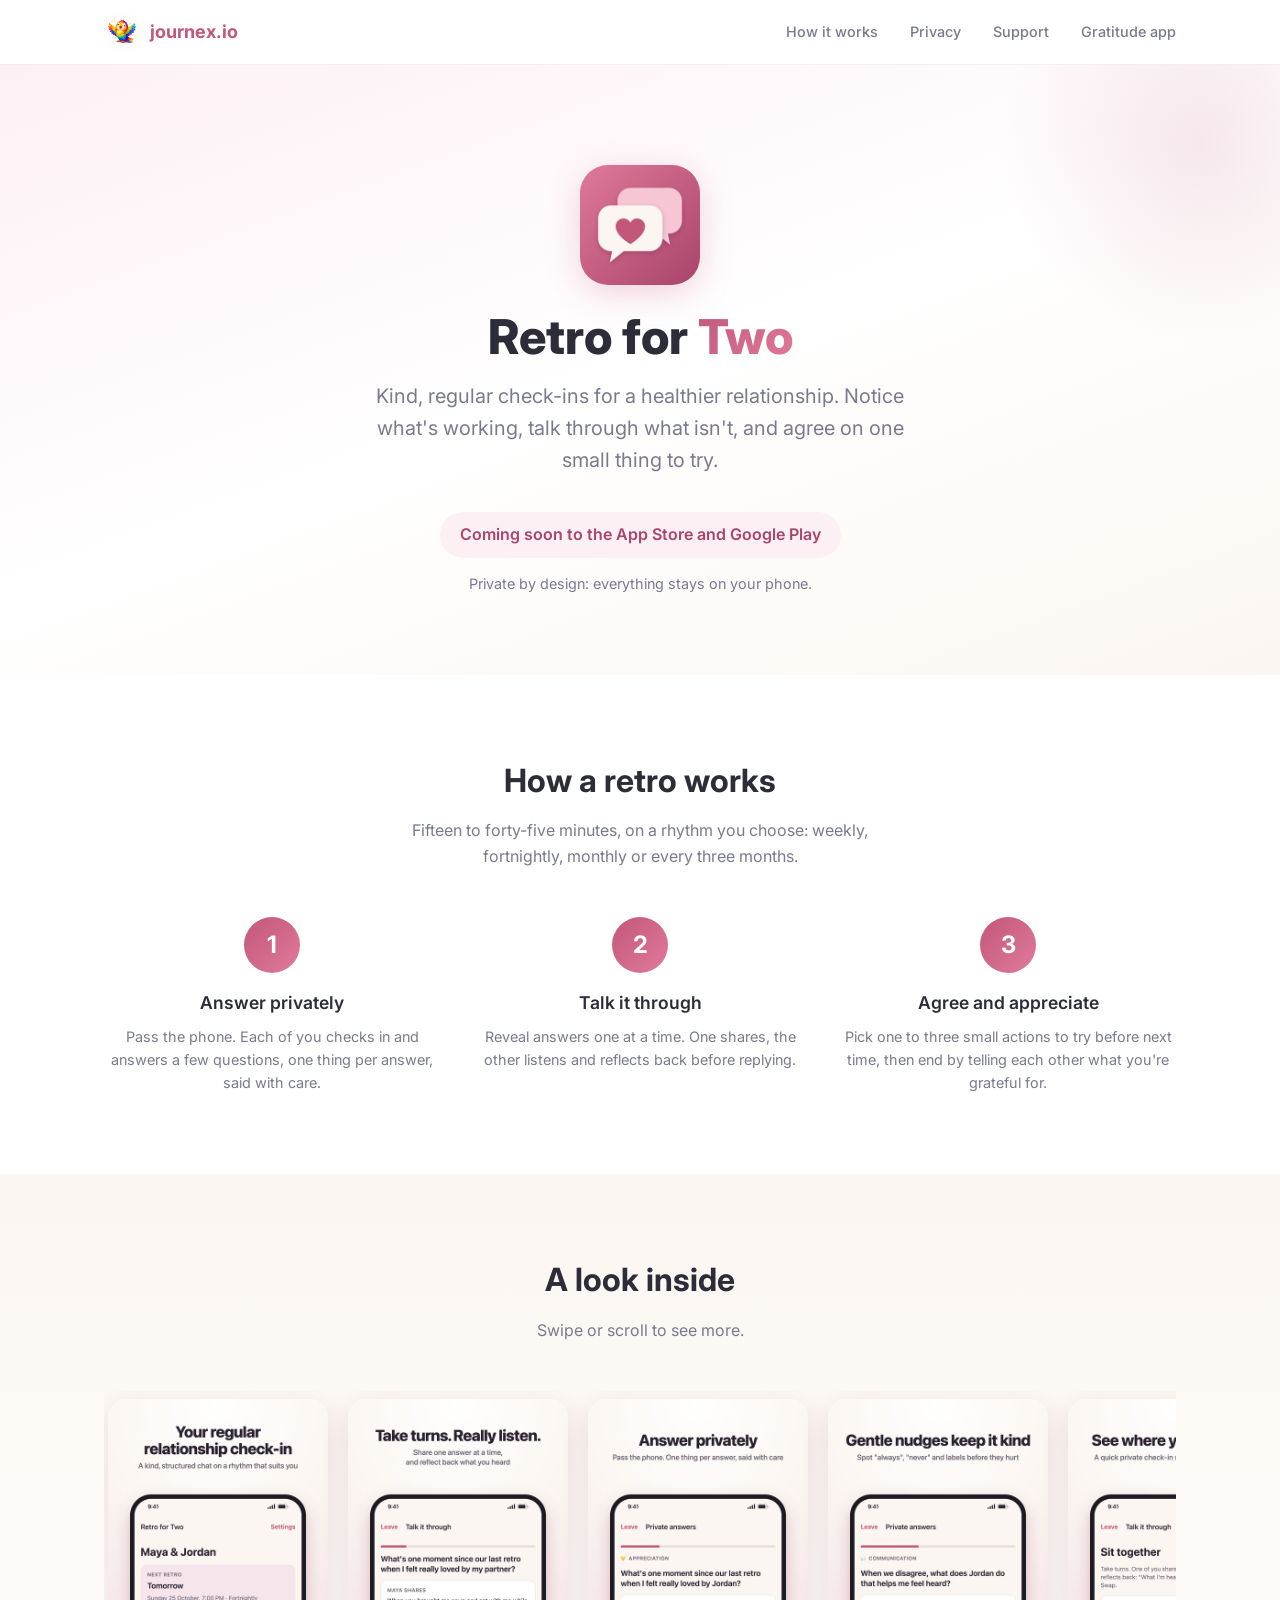
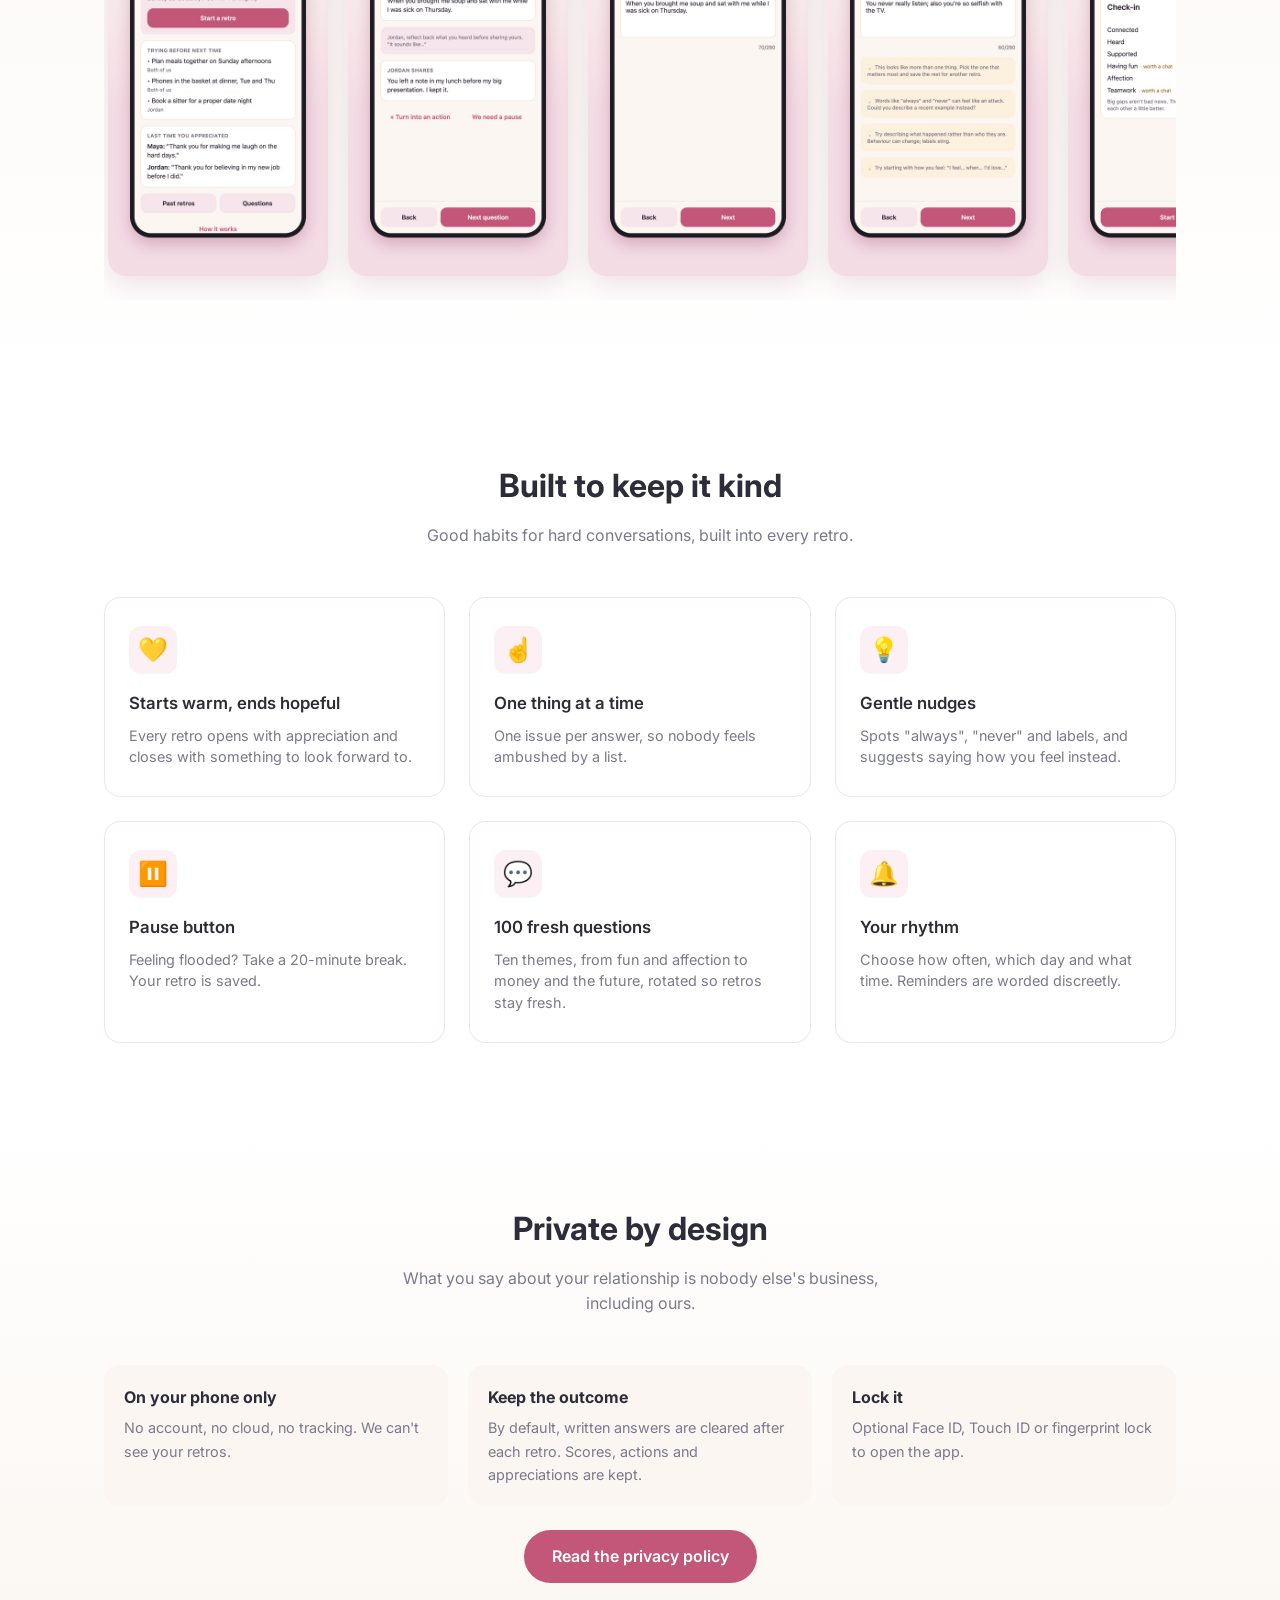
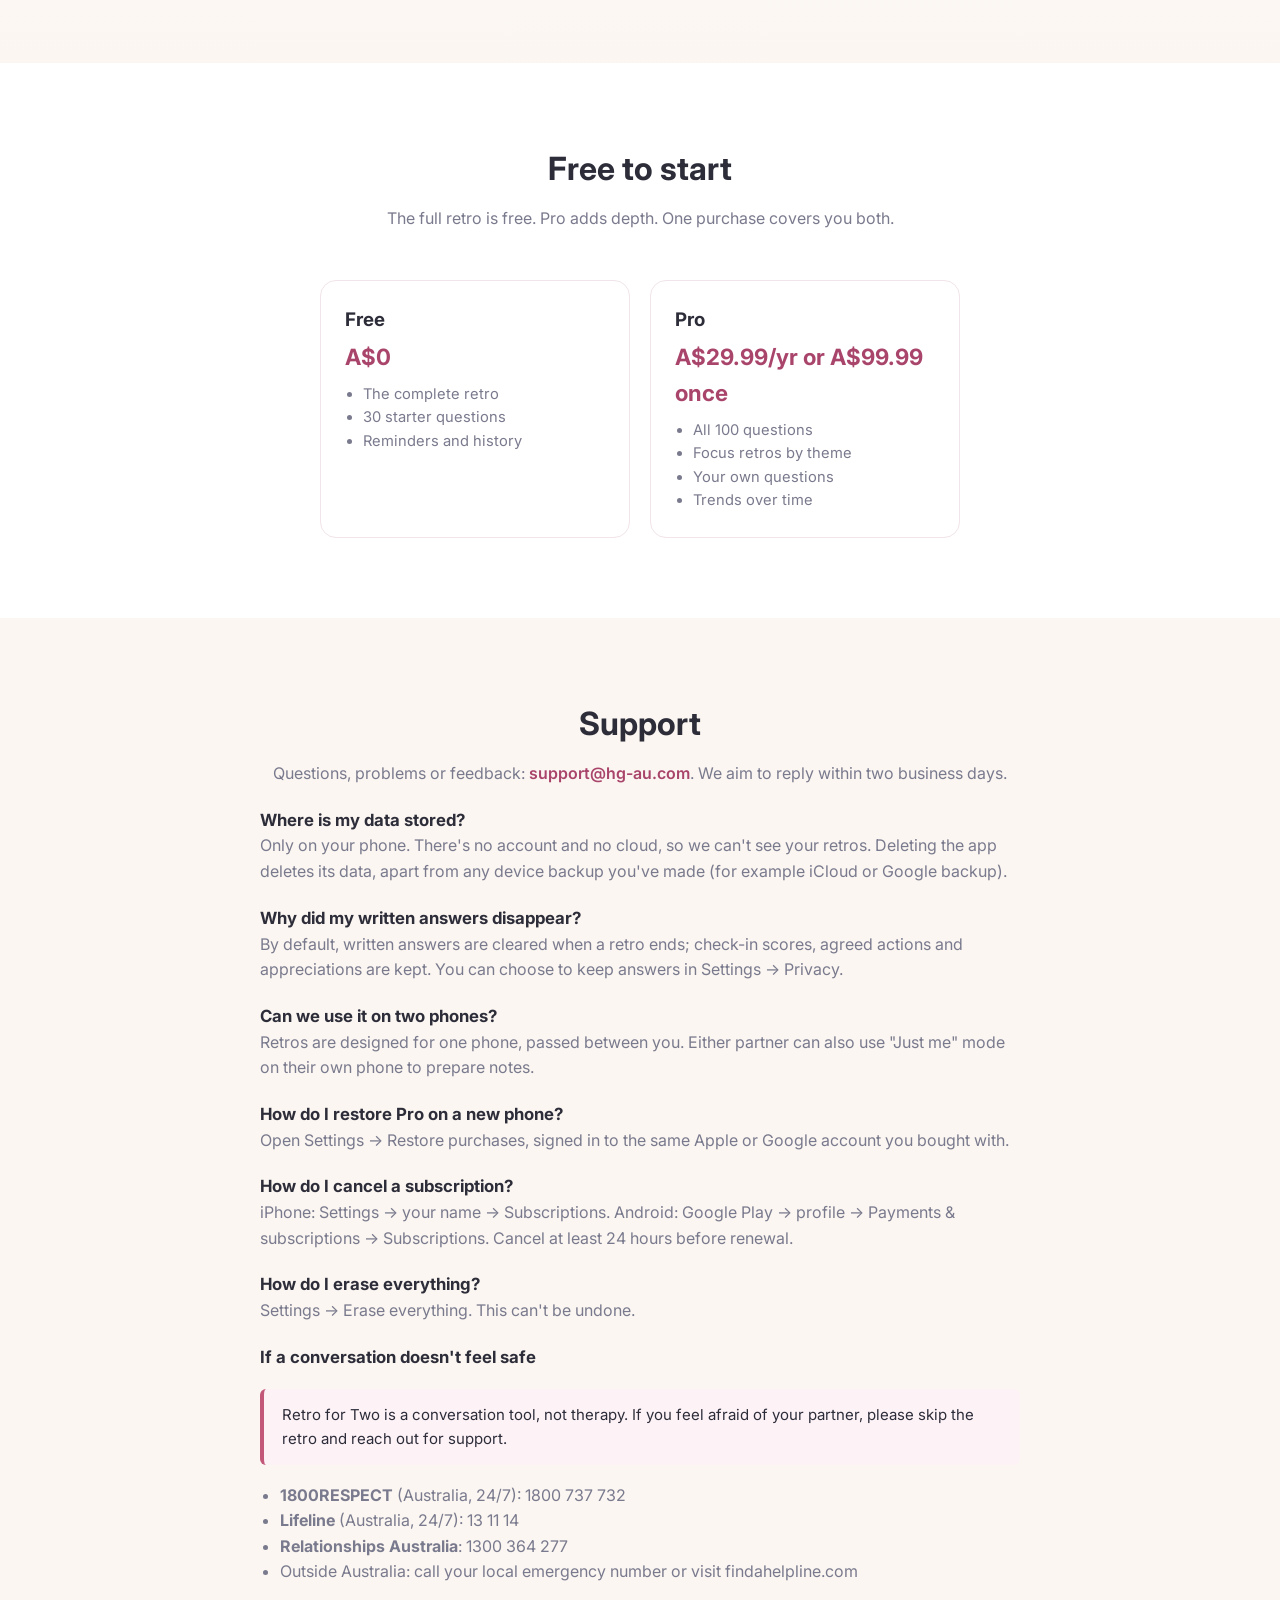
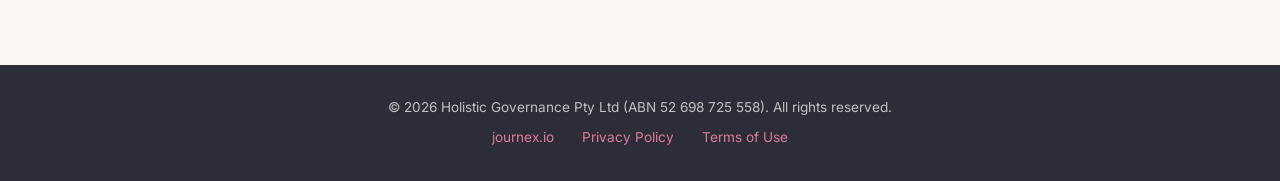
<file: retro-for-two/index.html>
<!DOCTYPE html>
<html lang="en">
<head>
  <meta charset="UTF-8">
  <meta name="viewport" content="width=device-width, initial-scale=1.0">
  <title>Retro for Two: kind, regular check-ins for couples</title>
  <meta name="description" content="Retro for Two is a couple retrospective app. Answer a few questions privately, talk them through together, agree on small actions and end on appreciation. Everything stays on your phone.">
  <link rel="canonical" href="https://journex.io/retro-for-two/">
  <meta property="og:title" content="Retro for Two">
  <meta property="og:description" content="Kind, regular check-ins for a healthier relationship. Private by design.">
  <meta property="og:image" content="https://journex.io/retro-for-two/icon.png">
  <meta property="og:url" content="https://journex.io/retro-for-two/">
  <link rel="icon" href="icon.png">
  <link rel="preconnect" href="https://fonts.googleapis.com">
  <link rel="preconnect" href="https://fonts.gstatic.com" crossorigin>
  <link href="https://fonts.googleapis.com/css2?family=Inter:wght@400;500;600;700;800&display=swap" rel="stylesheet">
  <link rel="stylesheet" href="../style.css">
  <script type="application/ld+json">
  {
    "@context": "https://schema.org",
    "@type": "SoftwareApplication",
    "name": "Retro for Two",
    "operatingSystem": "iOS, Android",
    "applicationCategory": "LifestyleApplication",
    "description": "A couple retrospective app: private answers, a guided conversation, small agreed actions and appreciation, on a rhythm you choose.",
    "publisher": { "@type": "Organization", "name": "Holistic Governance Pty Ltd" }
  }
  </script>
  <style>
    /* Retro for Two uses its own rose palette on top of the shared journex.io styles. */
    :root { --primary: #C2577A; --primary-light: #E07A9B; --primary-dark: #A9446A; }
    .hero { background: linear-gradient(160deg, #fdf0f4 0%, #fff 50%, #fbf6f1 100%); }
    .hero::before { background: radial-gradient(circle, rgba(194, 87, 122, 0.14) 0%, transparent 70%); }
    .hero-logo { box-shadow: 0 8px 32px rgba(194, 87, 122, 0.25); }
    .soon { display: inline-block; margin-top: 4px; padding: 10px 20px; border-radius: var(--radius-pill); background: #fdf0f4; color: var(--primary-dark); font-weight: 600; }
    .hero-note { margin-top: 14px; font-size: 0.9rem; color: var(--text-secondary); }
    .rft-features .feature-card { background: #fff; border: 1px solid #f1e4ea; }
    .rft-features .feature-icon { background: #fdf0f4; }
    /* Swipeable, not auto-scrolling: easier to read and kinder to motion-sensitive visitors. */
    .shots { display: flex; gap: 20px; overflow-x: auto; scroll-snap-type: x mandatory; padding: 8px 4px 24px; -webkit-overflow-scrolling: touch; }
    .shots img { flex: 0 0 220px; width: 220px; border-radius: 18px; scroll-snap-align: center; box-shadow: 0 8px 28px rgba(120, 40, 70, 0.14); }
    .privacy-points { display: grid; grid-template-columns: repeat(3, 1fr); gap: 20px; margin-top: 24px; text-align: left; }
    .privacy-points div { background: #fbf6f1; border-radius: var(--radius-card); padding: 20px; }
    .privacy-points h3 { font-size: 1rem; margin-bottom: 6px; }
    .privacy-points p { font-size: 0.9rem; color: var(--text-secondary); }
    .pricing { display: grid; grid-template-columns: repeat(2, 1fr); gap: 20px; max-width: 640px; margin: 24px auto 0; }
    .pricing div { border: 1px solid #f1e4ea; border-radius: var(--radius-card); padding: 24px; }
    .pricing h3 { margin-bottom: 4px; }
    .pricing .price { font-size: 1.4rem; font-weight: 700; color: var(--primary-dark); margin-bottom: 8px; }
    .pricing ul { padding-left: 18px; color: var(--text-secondary); font-size: 0.92rem; }
    .support { max-width: 760px; margin: 0 auto; }
    .support h3 { margin-top: 20px; font-size: 1.05rem; }
    .support p, .support li { color: var(--text-secondary); }
    .support ul { padding-left: 20px; margin-top: 8px; }
    .policy-callout { background: #fdf2f6; border-left: 4px solid var(--primary); padding: 14px 18px; margin: 18px 0; border-radius: 6px; font-size: 15px; color: var(--text); }
    @media (max-width: 680px) {
      .privacy-points, .pricing { grid-template-columns: 1fr; }
      .shots img { flex-basis: 190px; width: 190px; }
    }
  </style>
</head>
<body>

<nav class="nav">
  <div class="container">
    <a href="../index.html" class="nav-brand"><img src="../logo.png" alt="journex.io logo" class="nav-logo">journex.io</a>
    <button class="nav-toggle" aria-label="Toggle menu" onclick="document.querySelector('.nav-links').classList.toggle('open')">
      <span></span><span></span><span></span>
    </button>
    <ul class="nav-links">
      <li><a href="#how-it-works">How it works</a></li>
      <li><a href="#privacy">Privacy</a></li>
      <li><a href="#support">Support</a></li>
      <li><a href="../index.html">Gratitude app</a></li>
    </ul>
  </div>
</nav>

<header class="hero">
  <div class="container">
    <img src="icon.png" alt="Retro for Two app icon" class="hero-logo">
    <h1>Retro for <span>Two</span></h1>
    <p class="hero-tagline">Kind, regular check-ins for a healthier relationship. Notice what's working, talk through what isn't, and agree on one small thing to try.</p>
    <div class="hero-actions">
      <span class="soon">Coming soon to the App Store and Google Play</span>
    </div>
    <p class="hero-note">Private by design: everything stays on your phone.</p>
  </div>
</header>

<section id="how-it-works" style="background:#fff;">
  <div class="container">
    <h2 class="section-title">How a retro works</h2>
    <p class="section-subtitle">Fifteen to forty-five minutes, on a rhythm you choose: weekly, fortnightly, monthly or every three months.</p>
    <div class="steps">
      <div class="step">
        <div class="step-number">1</div>
        <h3>Answer privately</h3>
        <p>Pass the phone. Each of you checks in and answers a few questions, one thing per answer, said with care.</p>
      </div>
      <div class="step">
        <div class="step-number">2</div>
        <h3>Talk it through</h3>
        <p>Reveal answers one at a time. One shares, the other listens and reflects back before replying.</p>
      </div>
      <div class="step">
        <div class="step-number">3</div>
        <h3>Agree and appreciate</h3>
        <p>Pick one to three small actions to try before next time, then end by telling each other what you're grateful for.</p>
      </div>
    </div>
  </div>
</section>

<section id="screenshots" style="background: linear-gradient(180deg, #fbf6f1 0%, #fff 100%);">
  <div class="container">
    <h2 class="section-title">A look inside</h2>
    <p class="section-subtitle">Swipe or scroll to see more.</p>
    <div class="shots" tabindex="0" aria-label="App screenshots">
      <img src="shot-01-home.jpg" alt="Home screen showing the next retro, actions to try and last appreciations" loading="lazy">
      <img src="shot-02-talk.jpg" alt="Talk it through: both partners' answers revealed one at a time" loading="lazy">
      <img src="shot-03-private.jpg" alt="Answering a question privately" loading="lazy">
      <img src="shot-04-nudge.jpg" alt="Gentle nudges suggesting kinder wording" loading="lazy">
      <img src="shot-05-checkin.jpg" alt="Check-in scores side by side, with gaps marked worth a chat" loading="lazy">
      <img src="shot-06-agree.jpg" alt="Agreeing on small actions" loading="lazy">
      <img src="shot-07-trends.jpg" alt="Trends over past retros" loading="lazy">
    </div>
  </div>
</section>

<section id="features" class="rft-features" style="background:#fff;">
  <div class="container">
    <h2 class="section-title">Built to keep it kind</h2>
    <p class="section-subtitle">Good habits for hard conversations, built into every retro.</p>
    <div class="features-grid">
      <div class="feature-card">
        <div class="feature-icon">&#x1F49B;</div>
        <h3>Starts warm, ends hopeful</h3>
        <p>Every retro opens with appreciation and closes with something to look forward to.</p>
      </div>
      <div class="feature-card">
        <div class="feature-icon">&#x261D;&#xFE0F;</div>
        <h3>One thing at a time</h3>
        <p>One issue per answer, so nobody feels ambushed by a list.</p>
      </div>
      <div class="feature-card">
        <div class="feature-icon">&#x1F4A1;</div>
        <h3>Gentle nudges</h3>
        <p>Spots "always", "never" and labels, and suggests saying how you feel instead.</p>
      </div>
      <div class="feature-card">
        <div class="feature-icon">&#x23F8;&#xFE0F;</div>
        <h3>Pause button</h3>
        <p>Feeling flooded? Take a 20-minute break. Your retro is saved.</p>
      </div>
      <div class="feature-card">
        <div class="feature-icon">&#x1F4AC;</div>
        <h3>100 fresh questions</h3>
        <p>Ten themes, from fun and affection to money and the future, rotated so retros stay fresh.</p>
      </div>
      <div class="feature-card">
        <div class="feature-icon">&#x1F514;</div>
        <h3>Your rhythm</h3>
        <p>Choose how often, which day and what time. Reminders are worded discreetly.</p>
      </div>
    </div>
  </div>
</section>

<section id="privacy" style="background: linear-gradient(180deg, #fff 0%, #fbf6f1 100%);">
  <div class="container">
    <h2 class="section-title">Private by design</h2>
    <p class="section-subtitle">What you say about your relationship is nobody else's business, including ours.</p>
    <div class="privacy-points">
      <div><h3>On your phone only</h3><p>No account, no cloud, no tracking. We can't see your retros.</p></div>
      <div><h3>Keep the outcome</h3><p>By default, written answers are cleared after each retro. Scores, actions and appreciations are kept.</p></div>
      <div><h3>Lock it</h3><p>Optional Face ID, Touch ID or fingerprint lock to open the app.</p></div>
    </div>
    <p style="text-align:center; margin-top:24px;"><a href="privacy.html" class="btn-primary">Read the privacy policy</a></p>
  </div>
</section>

<section id="pricing" style="background:#fff;">
  <div class="container">
    <h2 class="section-title">Free to start</h2>
    <p class="section-subtitle">The full retro is free. Pro adds depth. One purchase covers you both.</p>
    <div class="pricing">
      <div>
        <h3>Free</h3>
        <p class="price">A$0</p>
        <ul><li>The complete retro</li><li>30 starter questions</li><li>Reminders and history</li></ul>
      </div>
      <div>
        <h3>Pro</h3>
        <p class="price">A$29.99/yr or A$99.99 once</p>
        <ul><li>All 100 questions</li><li>Focus retros by theme</li><li>Your own questions</li><li>Trends over time</li></ul>
      </div>
    </div>
  </div>
</section>

<section id="support" style="background:#fbf6f1;">
  <div class="container">
    <div class="support">
      <h2 class="section-title">Support</h2>
      <p style="text-align:center;">Questions, problems or feedback: <a href="mailto:support@hg-au.com" style="color:var(--primary-dark); font-weight:600;">support@hg-au.com</a>. We aim to reply within two business days.</p>

      <h3>Where is my data stored?</h3>
      <p>Only on your phone. There's no account and no cloud, so we can't see your retros. Deleting the app deletes its data, apart from any device backup you've made (for example iCloud or Google backup).</p>
      <h3>Why did my written answers disappear?</h3>
      <p>By default, written answers are cleared when a retro ends; check-in scores, agreed actions and appreciations are kept. You can choose to keep answers in Settings &rarr; Privacy.</p>
      <h3>Can we use it on two phones?</h3>
      <p>Retros are designed for one phone, passed between you. Either partner can also use "Just me" mode on their own phone to prepare notes.</p>
      <h3>How do I restore Pro on a new phone?</h3>
      <p>Open Settings &rarr; Restore purchases, signed in to the same Apple or Google account you bought with.</p>
      <h3>How do I cancel a subscription?</h3>
      <p>iPhone: Settings &rarr; your name &rarr; Subscriptions. Android: Google Play &rarr; profile &rarr; Payments &amp; subscriptions &rarr; Subscriptions. Cancel at least 24 hours before renewal.</p>
      <h3>How do I erase everything?</h3>
      <p>Settings &rarr; Erase everything. This can't be undone.</p>

      <h3>If a conversation doesn't feel safe</h3>
      <div class="policy-callout">Retro for Two is a conversation tool, not therapy. If you feel afraid of your partner, please skip the retro and reach out for support.</div>
      <ul>
        <li><strong>1800RESPECT</strong> (Australia, 24/7): <a href="tel:1800737732">1800 737 732</a></li>
        <li><strong>Lifeline</strong> (Australia, 24/7): <a href="tel:131114">13 11 14</a></li>
        <li><strong>Relationships Australia</strong>: <a href="tel:1300364277">1300 364 277</a></li>
        <li>Outside Australia: call your local emergency number or visit <a href="https://findahelpline.com" target="_blank" rel="noopener">findahelpline.com</a></li>
      </ul>
    </div>
  </div>
</section>

<footer class="footer">
  <div class="container">
    <p>&copy; 2026 Holistic Governance Pty Ltd (ABN 52 698 725 558). All rights reserved.</p>
    <div class="footer-links">
      <a href="../index.html">journex.io</a>
      <a href="privacy.html">Privacy Policy</a>
      <a href="terms.html">Terms of Use</a>
    </div>
  </div>
</footer>

</body>
</html>
</file>
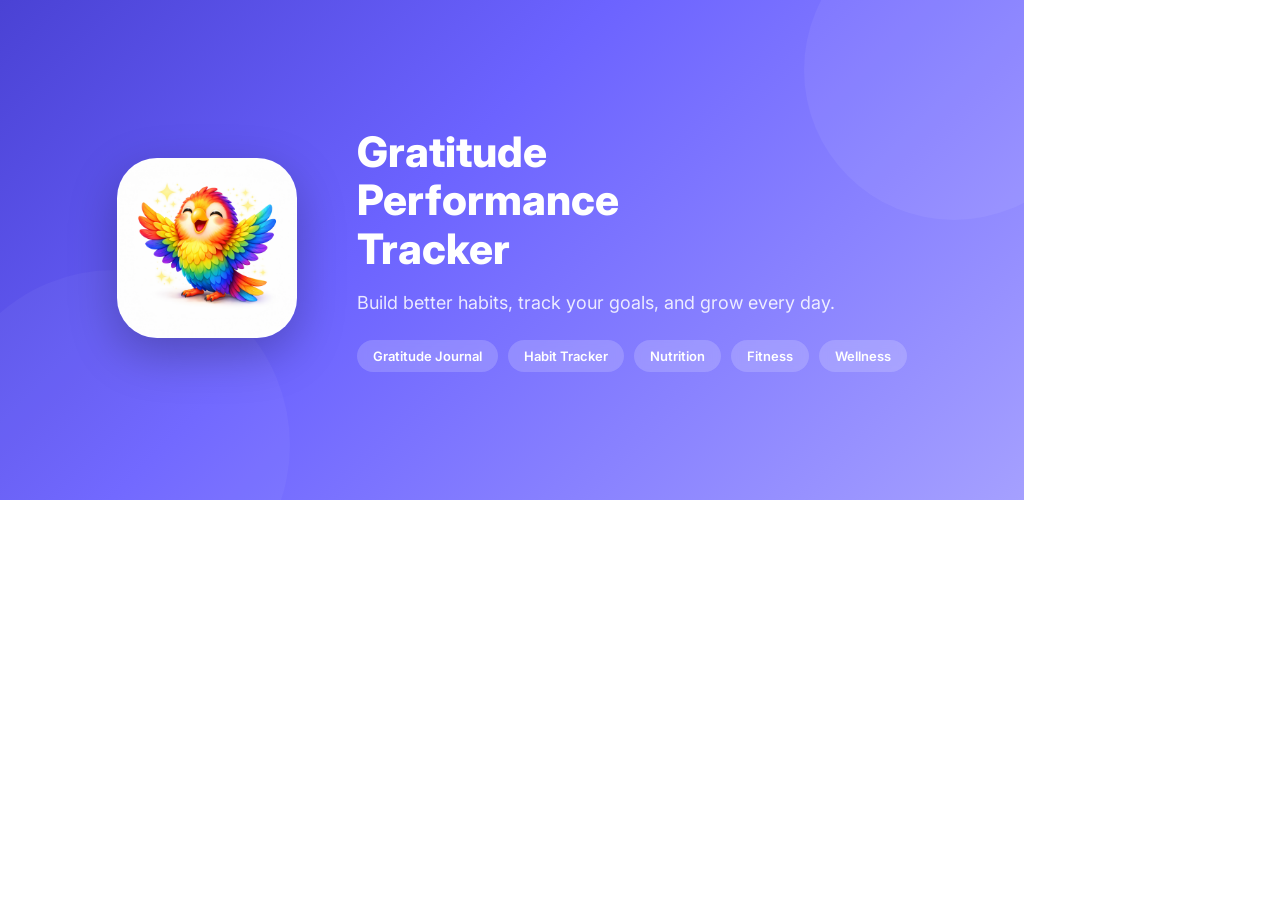
<file: feature-graphic.html>
<!DOCTYPE html>
<html lang="en">
<head>
  <meta charset="UTF-8">
  <meta name="viewport" content="width=1024">
  <title>Feature Graphic</title>
  <link rel="preconnect" href="https://fonts.googleapis.com">
  <link rel="preconnect" href="https://fonts.gstatic.com" crossorigin>
  <link href="https://fonts.googleapis.com/css2?family=Inter:wght@400;600;700;800&display=swap" rel="stylesheet">
  <style>
    * { margin: 0; padding: 0; box-sizing: border-box; }

    .graphic {
      width: 1024px;
      height: 500px;
      background: linear-gradient(135deg, #4A42D4 0%, #6C63FF 40%, #A5A0FF 100%);
      display: flex;
      align-items: center;
      justify-content: center;
      gap: 60px;
      padding: 0 80px;
      font-family: 'Inter', sans-serif;
      position: relative;
      overflow: hidden;
    }

    /* Decorative circles */
    .graphic::before {
      content: '';
      position: absolute;
      top: -80px;
      right: -80px;
      width: 300px;
      height: 300px;
      border-radius: 50%;
      background: rgba(255, 255, 255, 0.06);
    }

    .graphic::after {
      content: '';
      position: absolute;
      bottom: -120px;
      left: -60px;
      width: 350px;
      height: 350px;
      border-radius: 50%;
      background: rgba(255, 255, 255, 0.04);
    }

    .left {
      flex-shrink: 0;
      z-index: 1;
    }

    .logo {
      width: 180px;
      height: 180px;
      border-radius: 40px;
      box-shadow: 0 16px 48px rgba(0, 0, 0, 0.25);
    }

    .right {
      z-index: 1;
    }

    .right h1 {
      font-size: 42px;
      font-weight: 800;
      color: #fff;
      line-height: 1.15;
      margin-bottom: 16px;
    }

    .right p {
      font-size: 18px;
      color: rgba(255, 255, 255, 0.85);
      line-height: 1.5;
      max-width: 480px;
    }

    .tags {
      display: flex;
      gap: 10px;
      flex-wrap: wrap;
      margin-top: 24px;
    }

    .tag {
      background: rgba(255, 255, 255, 0.18);
      color: #fff;
      padding: 8px 16px;
      border-radius: 9999px;
      font-size: 13px;
      font-weight: 600;
      backdrop-filter: blur(4px);
    }
  </style>
</head>
<body>
  <div class="graphic">
    <div class="left">
      <img src="logo.png" alt="Logo" class="logo">
    </div>
    <div class="right">
      <h1>Gratitude<br>Performance<br>Tracker</h1>
      <p>Build better habits, track your goals, and grow every day.</p>
      <div class="tags">
        <span class="tag">Gratitude Journal</span>
        <span class="tag">Habit Tracker</span>
        <span class="tag">Nutrition</span>
        <span class="tag">Fitness</span>
        <span class="tag">Wellness</span>
      </div>
    </div>
  </div>
</body>
</html>
</file>
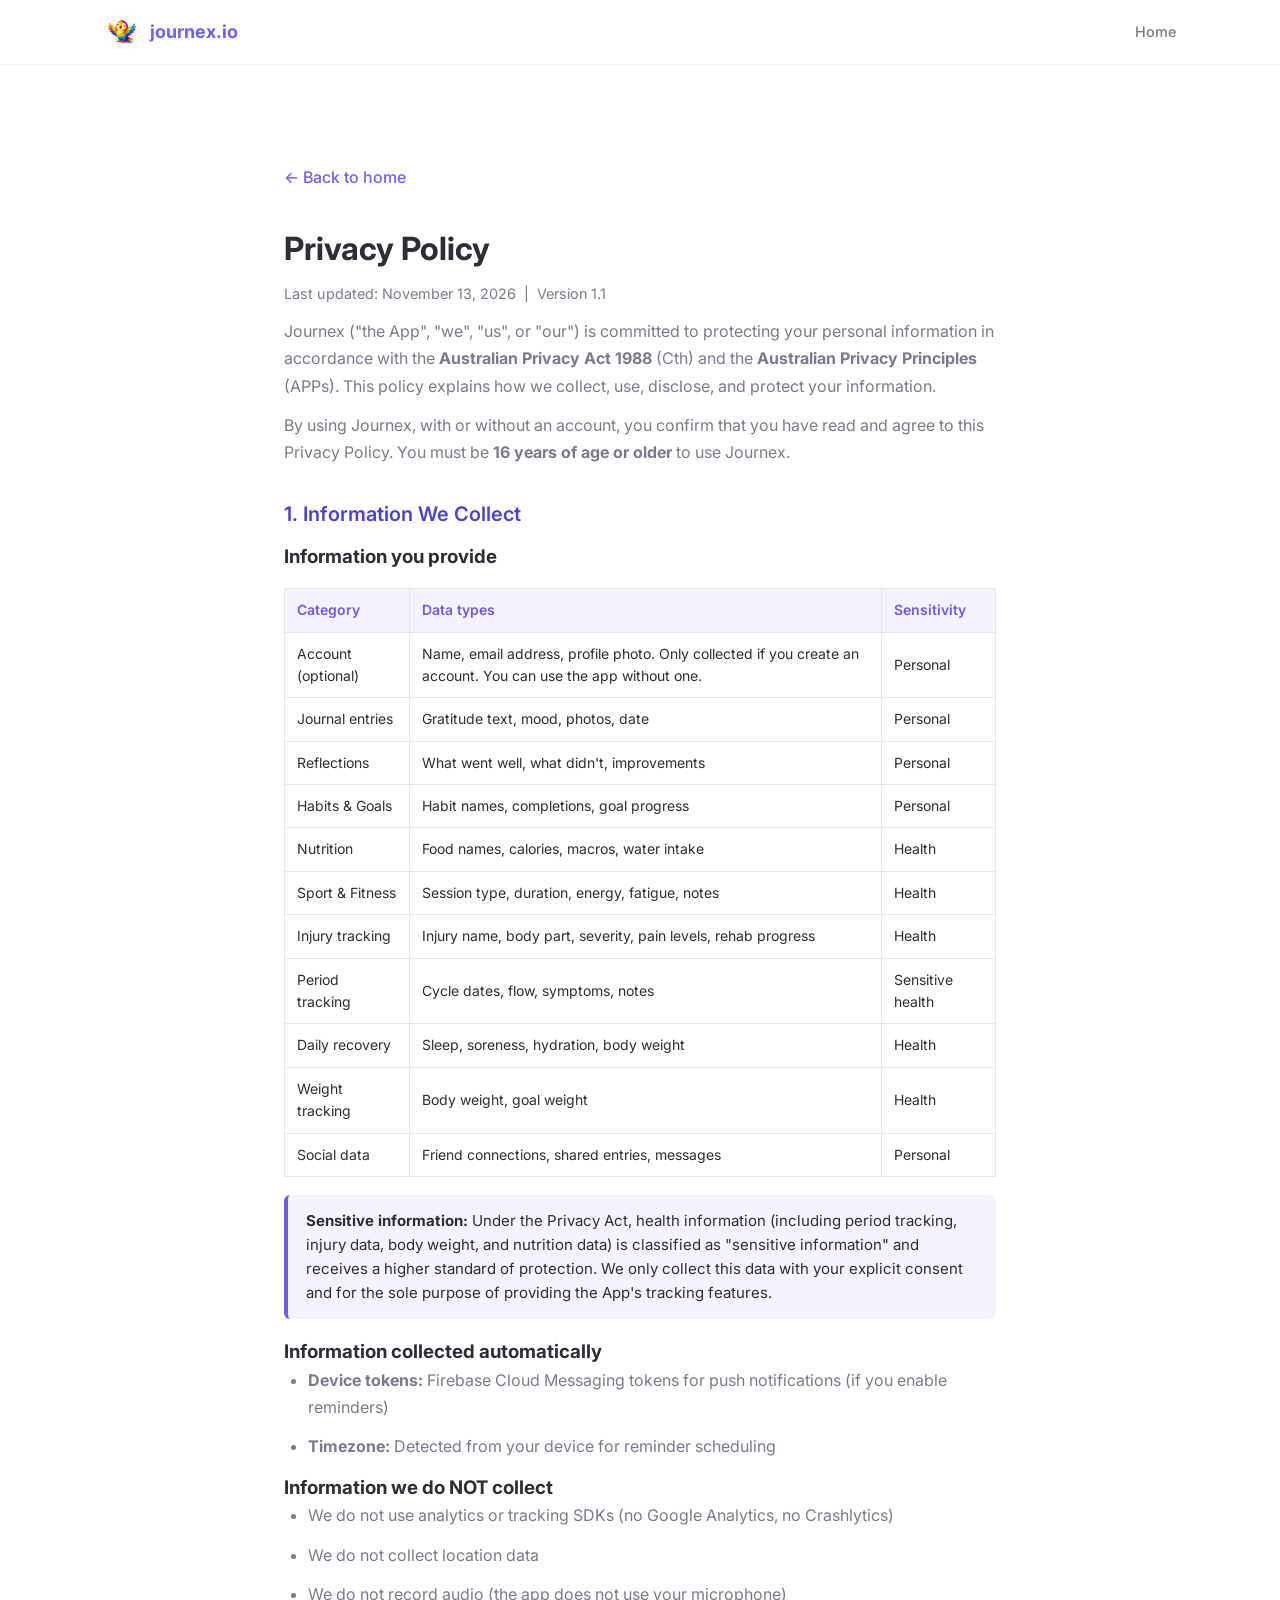
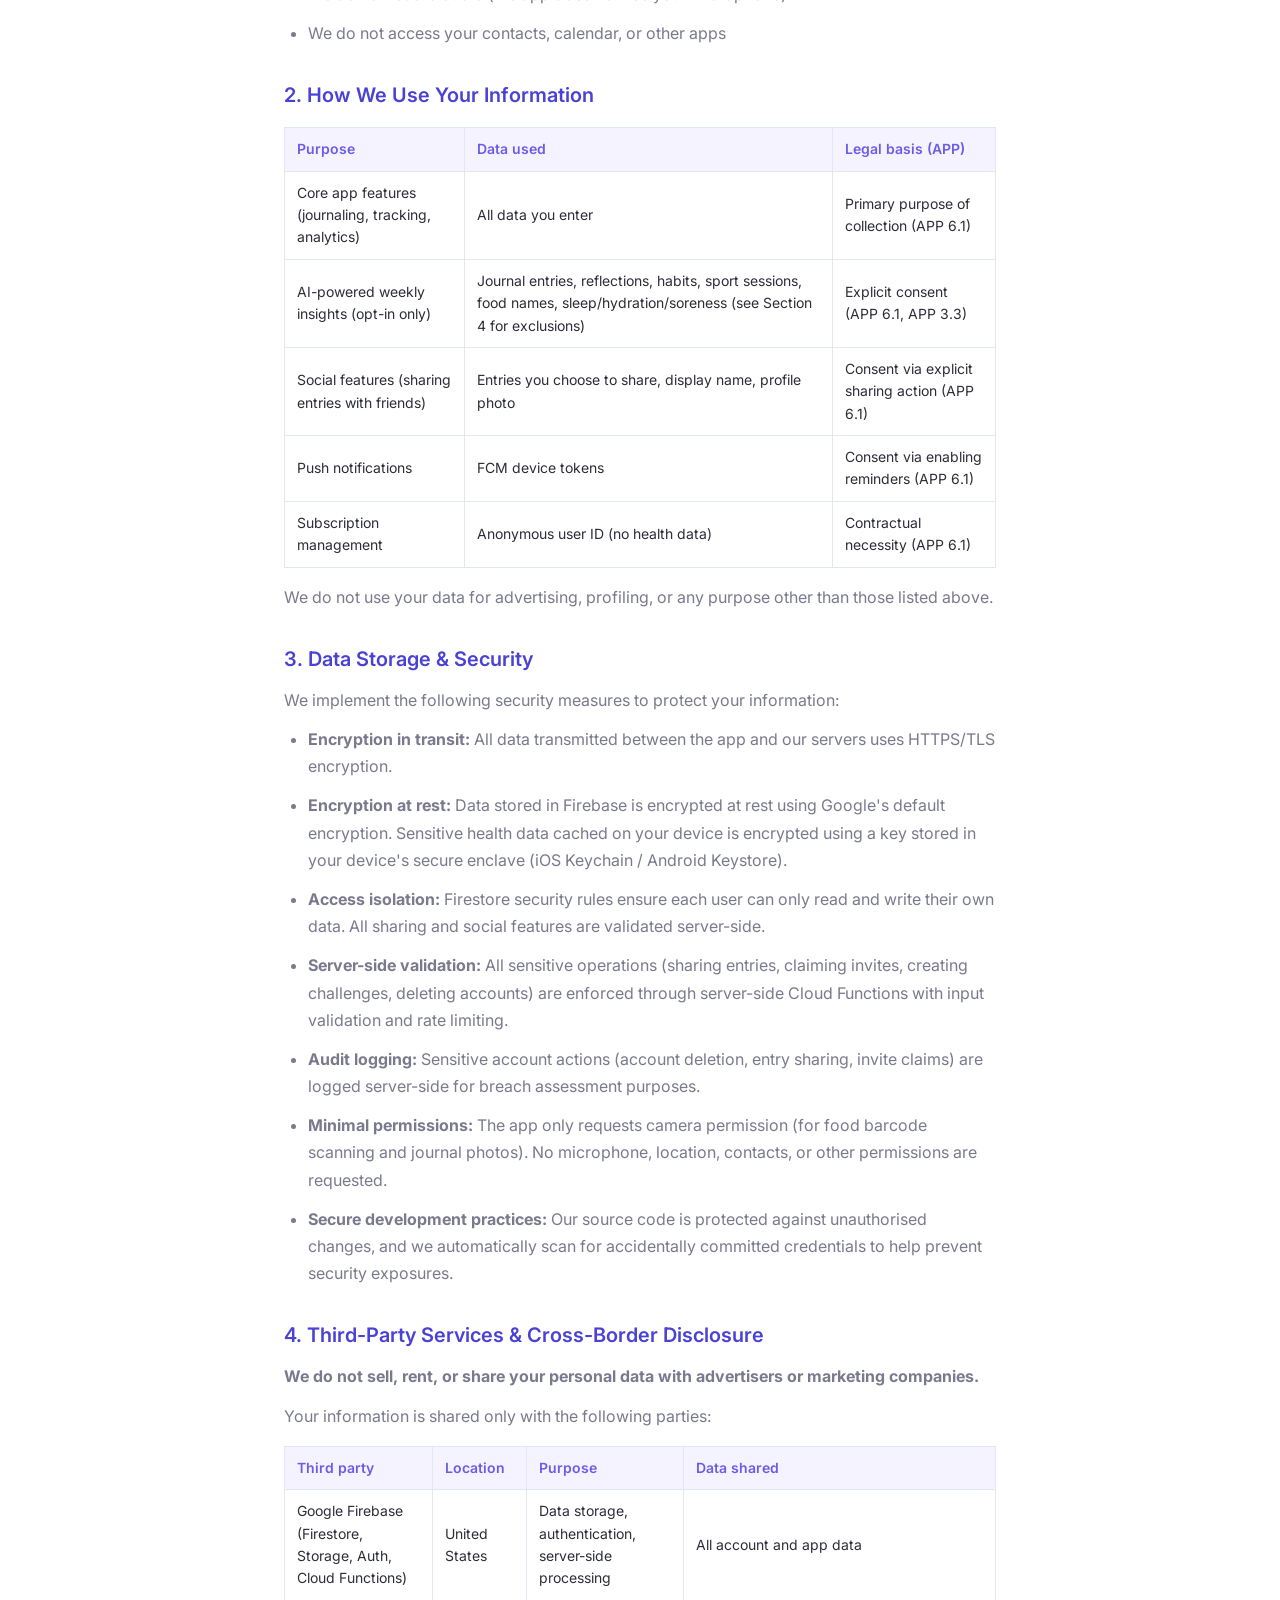
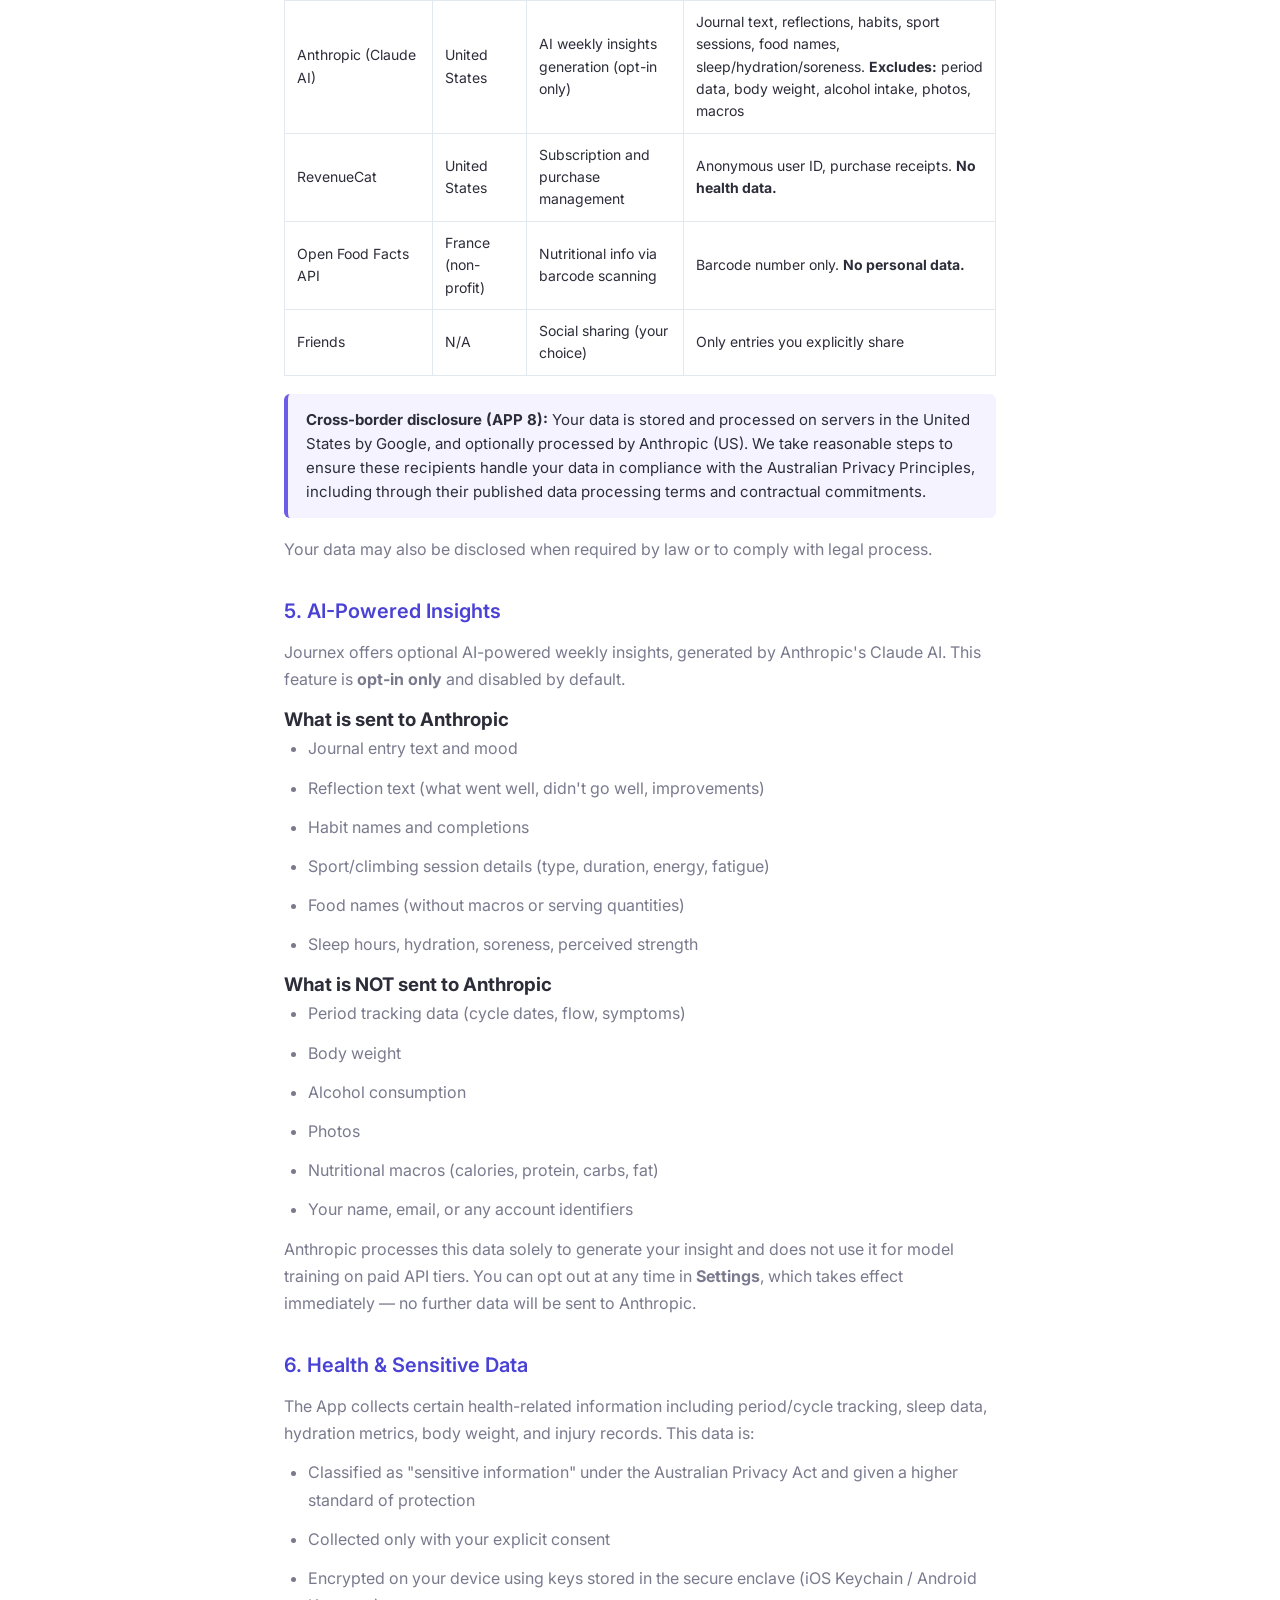
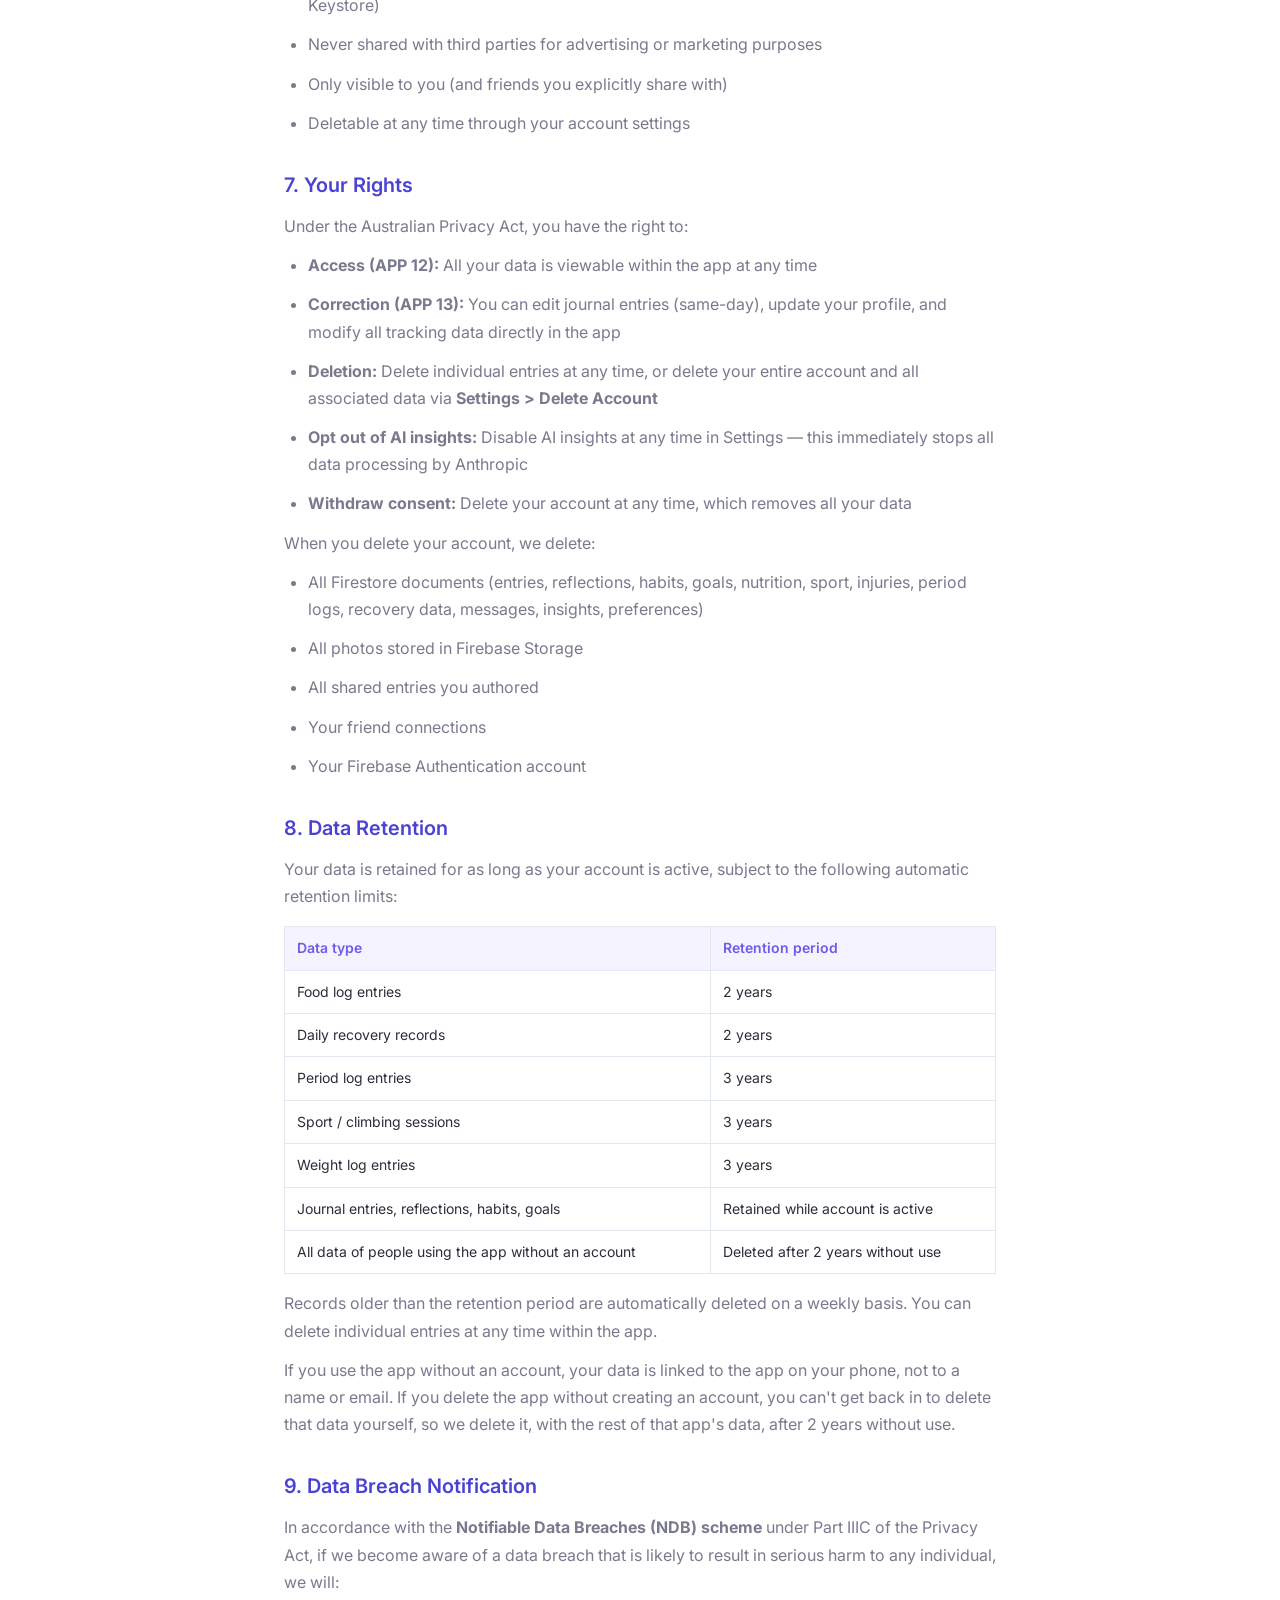
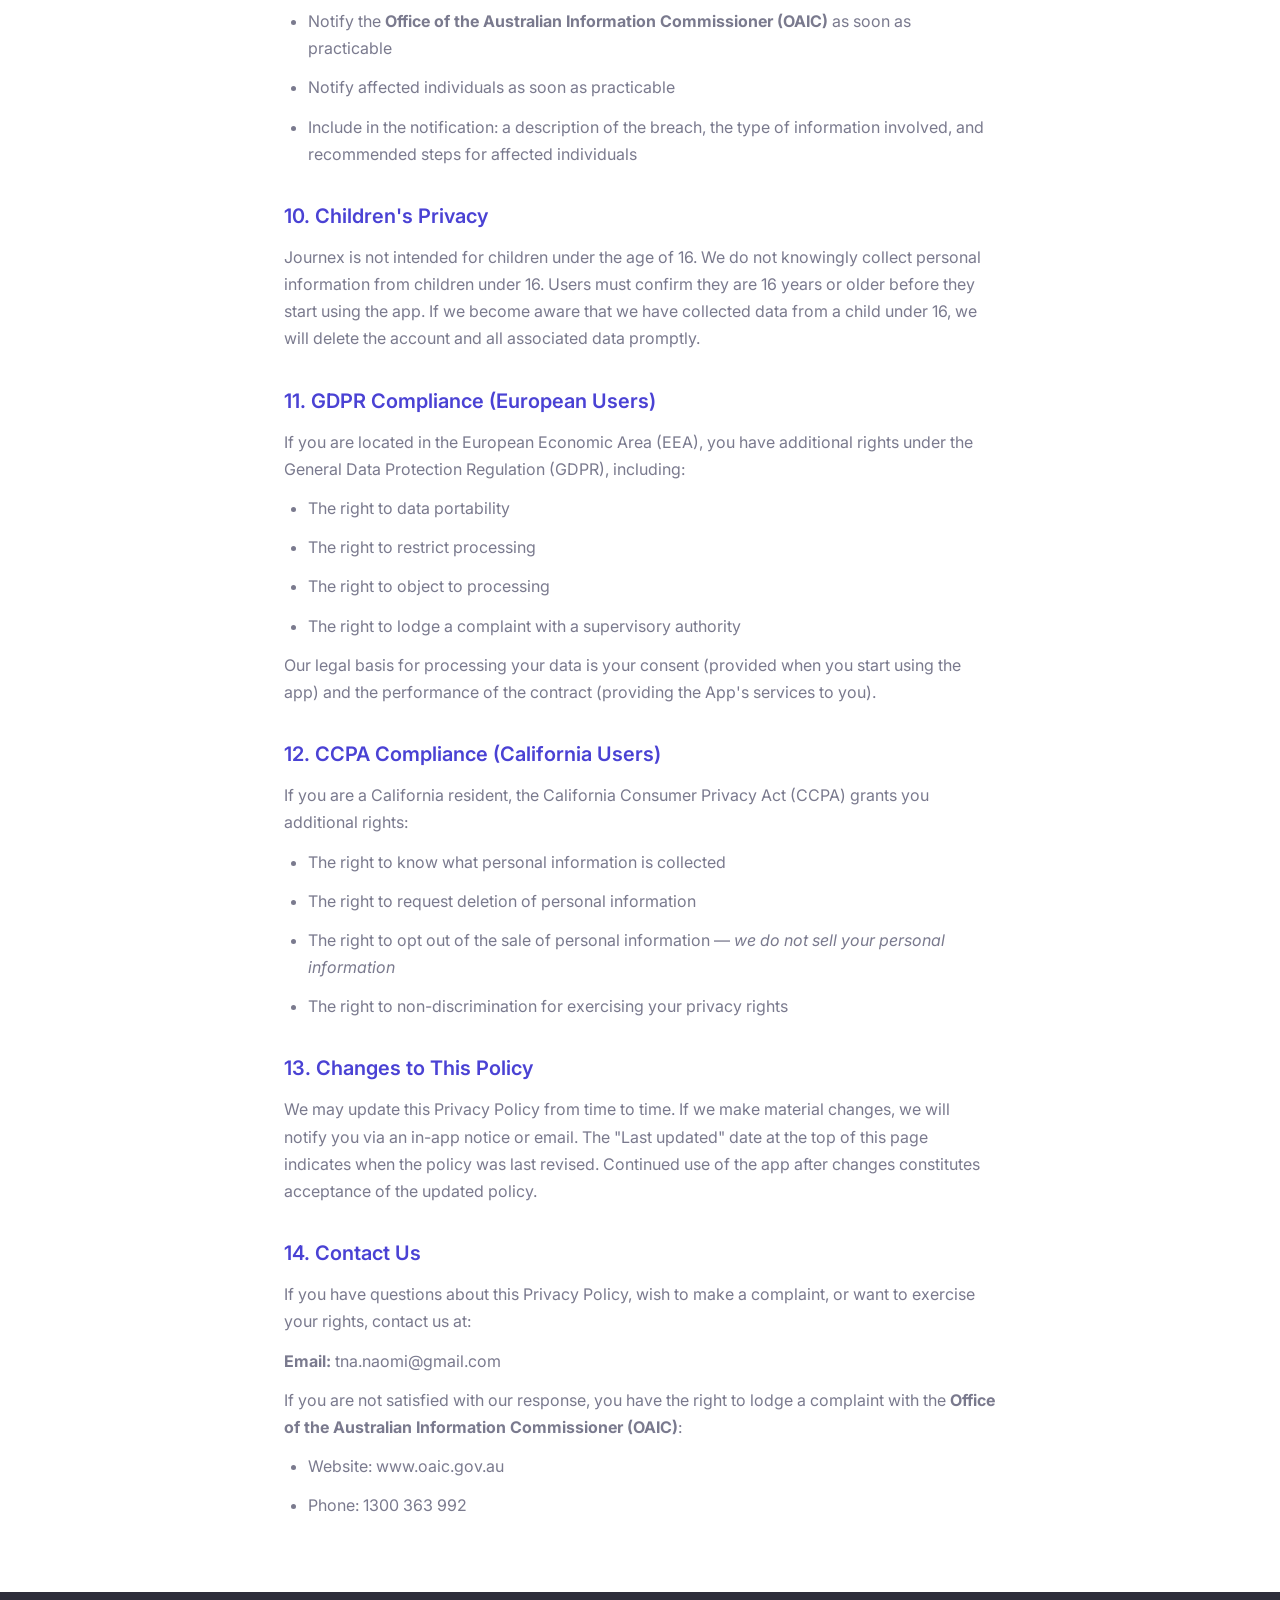
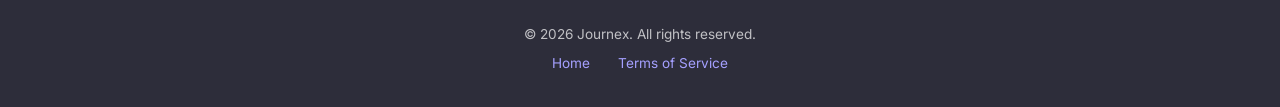
<file: privacy-policy.html>
<!DOCTYPE html>
<html lang="en">
<head>
  <meta charset="UTF-8">
  <meta name="viewport" content="width=device-width, initial-scale=1.0">
  <title>Privacy Policy — Journex</title>
  <meta name="description" content="Privacy Policy for the Journex mobile application. Compliant with the Australian Privacy Act 1988.">
  <link rel="preconnect" href="https://fonts.googleapis.com">
  <link rel="preconnect" href="https://fonts.gstatic.com" crossorigin>
  <link href="https://fonts.googleapis.com/css2?family=Inter:wght@400;500;600;700;800&display=swap" rel="stylesheet">
  <link rel="stylesheet" href="style.css">
  <style>
    .policy-table { width: 100%; border-collapse: collapse; margin: 16px 0; font-size: 14px; }
    .policy-table th, .policy-table td { border: 1px solid #e2e8f0; padding: 10px 12px; text-align: left; }
    .policy-table th { background: #f5f3ff; color: #6C5CE7; font-weight: 600; }
    .policy-callout { background: #f5f3ff; border-left: 4px solid #6C5CE7; padding: 14px 18px; margin: 18px 0; border-radius: 6px; font-size: 15px; }
  </style>
</head>
<body>

<!-- ===== Nav ===== -->
<nav class="nav">
  <div class="container">
    <a href="index.html" class="nav-brand"><img src="logo.png" alt="Journex logo" class="nav-logo">journex.io</a>
    <ul class="nav-links">
      <li><a href="index.html">Home</a></li>
    </ul>
  </div>
</nav>

<!-- ===== Privacy Policy ===== -->
<main class="policy-page">
  <div class="container" style="max-width:760px;">
    <a href="index.html" class="policy-back">&larr; Back to home</a>
    <h1>Privacy Policy</h1>
    <p class="policy-date">Last updated: November 13, 2026 &nbsp;|&nbsp; Version 1.1</p>

    <p>Journex ("the App", "we", "us", or "our") is committed to protecting your personal information in accordance with the <strong>Australian Privacy Act 1988</strong> (Cth) and the <strong>Australian Privacy Principles</strong> (APPs). This policy explains how we collect, use, disclose, and protect your information.</p>

    <p>By using Journex, with or without an account, you confirm that you have read and agree to this Privacy Policy. You must be <strong>16 years of age or older</strong> to use Journex.</p>

    <!-- APP 1, 3, 5: Collection and notification -->
    <h2>1. Information We Collect</h2>

    <h3>Information you provide</h3>
    <table class="policy-table">
      <tr><th>Category</th><th>Data types</th><th>Sensitivity</th></tr>
      <tr><td>Account (optional)</td><td>Name, email address, profile photo. Only collected if you create an account. You can use the app without one.</td><td>Personal</td></tr>
      <tr><td>Journal entries</td><td>Gratitude text, mood, photos, date</td><td>Personal</td></tr>
      <tr><td>Reflections</td><td>What went well, what didn't, improvements</td><td>Personal</td></tr>
      <tr><td>Habits &amp; Goals</td><td>Habit names, completions, goal progress</td><td>Personal</td></tr>
      <tr><td>Nutrition</td><td>Food names, calories, macros, water intake</td><td>Health</td></tr>
      <tr><td>Sport &amp; Fitness</td><td>Session type, duration, energy, fatigue, notes</td><td>Health</td></tr>
      <tr><td>Injury tracking</td><td>Injury name, body part, severity, pain levels, rehab progress</td><td>Health</td></tr>
      <tr><td>Period tracking</td><td>Cycle dates, flow, symptoms, notes</td><td>Sensitive health</td></tr>
      <tr><td>Daily recovery</td><td>Sleep, soreness, hydration, body weight</td><td>Health</td></tr>
      <tr><td>Weight tracking</td><td>Body weight, goal weight</td><td>Health</td></tr>
      <tr><td>Social data</td><td>Friend connections, shared entries, messages</td><td>Personal</td></tr>
    </table>

    <div class="policy-callout">
      <strong>Sensitive information:</strong> Under the Privacy Act, health information (including period tracking, injury data, body weight, and nutrition data) is classified as "sensitive information" and receives a higher standard of protection. We only collect this data with your explicit consent and for the sole purpose of providing the App's tracking features.
    </div>

    <h3>Information collected automatically</h3>
    <ul>
      <li><strong>Device tokens:</strong> Firebase Cloud Messaging tokens for push notifications (if you enable reminders)</li>
      <li><strong>Timezone:</strong> Detected from your device for reminder scheduling</li>
    </ul>

    <h3>Information we do NOT collect</h3>
    <ul>
      <li>We do not use analytics or tracking SDKs (no Google Analytics, no Crashlytics)</li>
      <li>We do not collect location data</li>
      <li>We do not record audio (the app does not use your microphone)</li>
      <li>We do not access your contacts, calendar, or other apps</li>
    </ul>

    <!-- APP 6: Use and disclosure -->
    <h2>2. How We Use Your Information</h2>
    <table class="policy-table">
      <tr><th>Purpose</th><th>Data used</th><th>Legal basis (APP)</th></tr>
      <tr><td>Core app features (journaling, tracking, analytics)</td><td>All data you enter</td><td>Primary purpose of collection (APP 6.1)</td></tr>
      <tr><td>AI-powered weekly insights (opt-in only)</td><td>Journal entries, reflections, habits, sport sessions, food names, sleep/hydration/soreness (see Section 4 for exclusions)</td><td>Explicit consent (APP 6.1, APP 3.3)</td></tr>
      <tr><td>Social features (sharing entries with friends)</td><td>Entries you choose to share, display name, profile photo</td><td>Consent via explicit sharing action (APP 6.1)</td></tr>
      <tr><td>Push notifications</td><td>FCM device tokens</td><td>Consent via enabling reminders (APP 6.1)</td></tr>
      <tr><td>Subscription management</td><td>Anonymous user ID (no health data)</td><td>Contractual necessity (APP 6.1)</td></tr>
    </table>

    <p>We do not use your data for advertising, profiling, or any purpose other than those listed above.</p>

    <h2>3. Data Storage &amp; Security</h2>
    <p>We implement the following security measures to protect your information:</p>
    <ul>
      <li><strong>Encryption in transit:</strong> All data transmitted between the app and our servers uses HTTPS/TLS encryption.</li>
      <li><strong>Encryption at rest:</strong> Data stored in Firebase is encrypted at rest using Google's default encryption. Sensitive health data cached on your device is encrypted using a key stored in your device's secure enclave (iOS Keychain / Android Keystore).</li>
      <li><strong>Access isolation:</strong> Firestore security rules ensure each user can only read and write their own data. All sharing and social features are validated server-side.</li>
      <li><strong>Server-side validation:</strong> All sensitive operations (sharing entries, claiming invites, creating challenges, deleting accounts) are enforced through server-side Cloud Functions with input validation and rate limiting.</li>
      <li><strong>Audit logging:</strong> Sensitive account actions (account deletion, entry sharing, invite claims) are logged server-side for breach assessment purposes.</li>
      <li><strong>Minimal permissions:</strong> The app only requests camera permission (for food barcode scanning and journal photos). No microphone, location, contacts, or other permissions are requested.</li>
      <li><strong>Secure development practices:</strong> Our source code is protected against unauthorised changes, and we automatically scan for accidentally committed credentials to help prevent security exposures.</li>
    </ul>

    <!-- APP 8: Cross-border disclosure -->
    <h2>4. Third-Party Services &amp; Cross-Border Disclosure</h2>
    <p><strong>We do not sell, rent, or share your personal data with advertisers or marketing companies.</strong></p>
    <p>Your information is shared only with the following parties:</p>

    <table class="policy-table">
      <tr><th>Third party</th><th>Location</th><th>Purpose</th><th>Data shared</th></tr>
      <tr><td>Google Firebase (Firestore, Storage, Auth, Cloud Functions)</td><td>United States</td><td>Data storage, authentication, server-side processing</td><td>All account and app data</td></tr>
      <tr><td>Anthropic (Claude AI)</td><td>United States</td><td>AI weekly insights generation (opt-in only)</td><td>Journal text, reflections, habits, sport sessions, food names, sleep/hydration/soreness. <strong>Excludes:</strong> period data, body weight, alcohol intake, photos, macros</td></tr>
      <tr><td>RevenueCat</td><td>United States</td><td>Subscription and purchase management</td><td>Anonymous user ID, purchase receipts. <strong>No health data.</strong></td></tr>
      <tr><td>Open Food Facts API</td><td>France (non-profit)</td><td>Nutritional info via barcode scanning</td><td>Barcode number only. <strong>No personal data.</strong></td></tr>
      <tr><td>Friends</td><td>N/A</td><td>Social sharing (your choice)</td><td>Only entries you explicitly share</td></tr>
    </table>

    <div class="policy-callout">
      <strong>Cross-border disclosure (APP 8):</strong> Your data is stored and processed on servers in the United States by Google, and optionally processed by Anthropic (US). We take reasonable steps to ensure these recipients handle your data in compliance with the Australian Privacy Principles, including through their published data processing terms and contractual commitments.
    </div>

    <p>Your data may also be disclosed when required by law or to comply with legal process.</p>

    <!-- AI Insights -->
    <h2>5. AI-Powered Insights</h2>
    <p>Journex offers optional AI-powered weekly insights, generated by Anthropic's Claude AI. This feature is <strong>opt-in only</strong> and disabled by default.</p>

    <h3>What is sent to Anthropic</h3>
    <ul>
      <li>Journal entry text and mood</li>
      <li>Reflection text (what went well, didn't go well, improvements)</li>
      <li>Habit names and completions</li>
      <li>Sport/climbing session details (type, duration, energy, fatigue)</li>
      <li>Food names (without macros or serving quantities)</li>
      <li>Sleep hours, hydration, soreness, perceived strength</li>
    </ul>

    <h3>What is NOT sent to Anthropic</h3>
    <ul>
      <li>Period tracking data (cycle dates, flow, symptoms)</li>
      <li>Body weight</li>
      <li>Alcohol consumption</li>
      <li>Photos</li>
      <li>Nutritional macros (calories, protein, carbs, fat)</li>
      <li>Your name, email, or any account identifiers</li>
    </ul>

    <p>Anthropic processes this data solely to generate your insight and does not use it for model training on paid API tiers. You can opt out at any time in <strong>Settings</strong>, which takes effect immediately — no further data will be sent to Anthropic.</p>

    <!-- APP 6: Health data -->
    <h2>6. Health &amp; Sensitive Data</h2>
    <p>The App collects certain health-related information including period/cycle tracking, sleep data, hydration metrics, body weight, and injury records. This data is:</p>
    <ul>
      <li>Classified as "sensitive information" under the Australian Privacy Act and given a higher standard of protection</li>
      <li>Collected only with your explicit consent</li>
      <li>Encrypted on your device using keys stored in the secure enclave (iOS Keychain / Android Keystore)</li>
      <li>Never shared with third parties for advertising or marketing purposes</li>
      <li>Only visible to you (and friends you explicitly share with)</li>
      <li>Deletable at any time through your account settings</li>
    </ul>

    <!-- APP 12, 13: Access, correction, erasure -->
    <h2>7. Your Rights</h2>
    <p>Under the Australian Privacy Act, you have the right to:</p>
    <ul>
      <li><strong>Access (APP 12):</strong> All your data is viewable within the app at any time</li>
      <li><strong>Correction (APP 13):</strong> You can edit journal entries (same-day), update your profile, and modify all tracking data directly in the app</li>
      <li><strong>Deletion:</strong> Delete individual entries at any time, or delete your entire account and all associated data via <strong>Settings &gt; Delete Account</strong></li>
      <li><strong>Opt out of AI insights:</strong> Disable AI insights at any time in Settings — this immediately stops all data processing by Anthropic</li>
      <li><strong>Withdraw consent:</strong> Delete your account at any time, which removes all your data</li>
    </ul>

    <p>When you delete your account, we delete:</p>
    <ul>
      <li>All Firestore documents (entries, reflections, habits, goals, nutrition, sport, injuries, period logs, recovery data, messages, insights, preferences)</li>
      <li>All photos stored in Firebase Storage</li>
      <li>All shared entries you authored</li>
      <li>Your friend connections</li>
      <li>Your Firebase Authentication account</li>
    </ul>

    <!-- APP 11.2: Retention -->
    <h2>8. Data Retention</h2>
    <p>Your data is retained for as long as your account is active, subject to the following automatic retention limits:</p>

    <table class="policy-table">
      <tr><th>Data type</th><th>Retention period</th></tr>
      <tr><td>Food log entries</td><td>2 years</td></tr>
      <tr><td>Daily recovery records</td><td>2 years</td></tr>
      <tr><td>Period log entries</td><td>3 years</td></tr>
      <tr><td>Sport / climbing sessions</td><td>3 years</td></tr>
      <tr><td>Weight log entries</td><td>3 years</td></tr>
      <tr><td>Journal entries, reflections, habits, goals</td><td>Retained while account is active</td></tr>
      <tr><td>All data of people using the app without an account</td><td>Deleted after 2 years without use</td></tr>
    </table>

    <p>Records older than the retention period are automatically deleted on a weekly basis. You can delete individual entries at any time within the app.</p>
    <p>If you use the app without an account, your data is linked to the app on your phone, not to a name or email. If you delete the app without creating an account, you can't get back in to delete that data yourself, so we delete it, with the rest of that app's data, after 2 years without use.</p>

    <!-- NDB scheme -->
    <h2>9. Data Breach Notification</h2>
    <p>In accordance with the <strong>Notifiable Data Breaches (NDB) scheme</strong> under Part IIIC of the Privacy Act, if we become aware of a data breach that is likely to result in serious harm to any individual, we will:</p>
    <ul>
      <li>Notify the <strong>Office of the Australian Information Commissioner (OAIC)</strong> as soon as practicable</li>
      <li>Notify affected individuals as soon as practicable</li>
      <li>Include in the notification: a description of the breach, the type of information involved, and recommended steps for affected individuals</li>
    </ul>

    <!-- Children -->
    <h2>10. Children's Privacy</h2>
    <p>Journex is not intended for children under the age of 16. We do not knowingly collect personal information from children under 16. Users must confirm they are 16 years or older before they start using the app. If we become aware that we have collected data from a child under 16, we will delete the account and all associated data promptly.</p>

    <!-- GDPR -->
    <h2>11. GDPR Compliance (European Users)</h2>
    <p>If you are located in the European Economic Area (EEA), you have additional rights under the General Data Protection Regulation (GDPR), including:</p>
    <ul>
      <li>The right to data portability</li>
      <li>The right to restrict processing</li>
      <li>The right to object to processing</li>
      <li>The right to lodge a complaint with a supervisory authority</li>
    </ul>
    <p>Our legal basis for processing your data is your consent (provided when you start using the app) and the performance of the contract (providing the App's services to you).</p>

    <!-- CCPA -->
    <h2>12. CCPA Compliance (California Users)</h2>
    <p>If you are a California resident, the California Consumer Privacy Act (CCPA) grants you additional rights:</p>
    <ul>
      <li>The right to know what personal information is collected</li>
      <li>The right to request deletion of personal information</li>
      <li>The right to opt out of the sale of personal information — <em>we do not sell your personal information</em></li>
      <li>The right to non-discrimination for exercising your privacy rights</li>
    </ul>

    <!-- Changes -->
    <h2>13. Changes to This Policy</h2>
    <p>We may update this Privacy Policy from time to time. If we make material changes, we will notify you via an in-app notice or email. The "Last updated" date at the top of this page indicates when the policy was last revised. Continued use of the app after changes constitutes acceptance of the updated policy.</p>

    <!-- Contact -->
    <h2>14. Contact Us</h2>
    <p>If you have questions about this Privacy Policy, wish to make a complaint, or want to exercise your rights, contact us at:</p>
    <p><strong>Email:</strong> tna.naomi@gmail.com</p>

    <p>If you are not satisfied with our response, you have the right to lodge a complaint with the <strong>Office of the Australian Information Commissioner (OAIC)</strong>:</p>
    <ul>
      <li>Website: <a href="https://www.oaic.gov.au" target="_blank" rel="noopener">www.oaic.gov.au</a></li>
      <li>Phone: 1300 363 992</li>
    </ul>

  </div>
</main>

<!-- ===== Footer ===== -->
<footer class="footer">
  <div class="container">
    <p>&copy; 2026 Journex. All rights reserved.</p>
    <div class="footer-links">
      <a href="index.html">Home</a>
      <a href="terms-of-service.html">Terms of Service</a>
    </div>
  </div>
</footer>

</body>
</html>
</file>
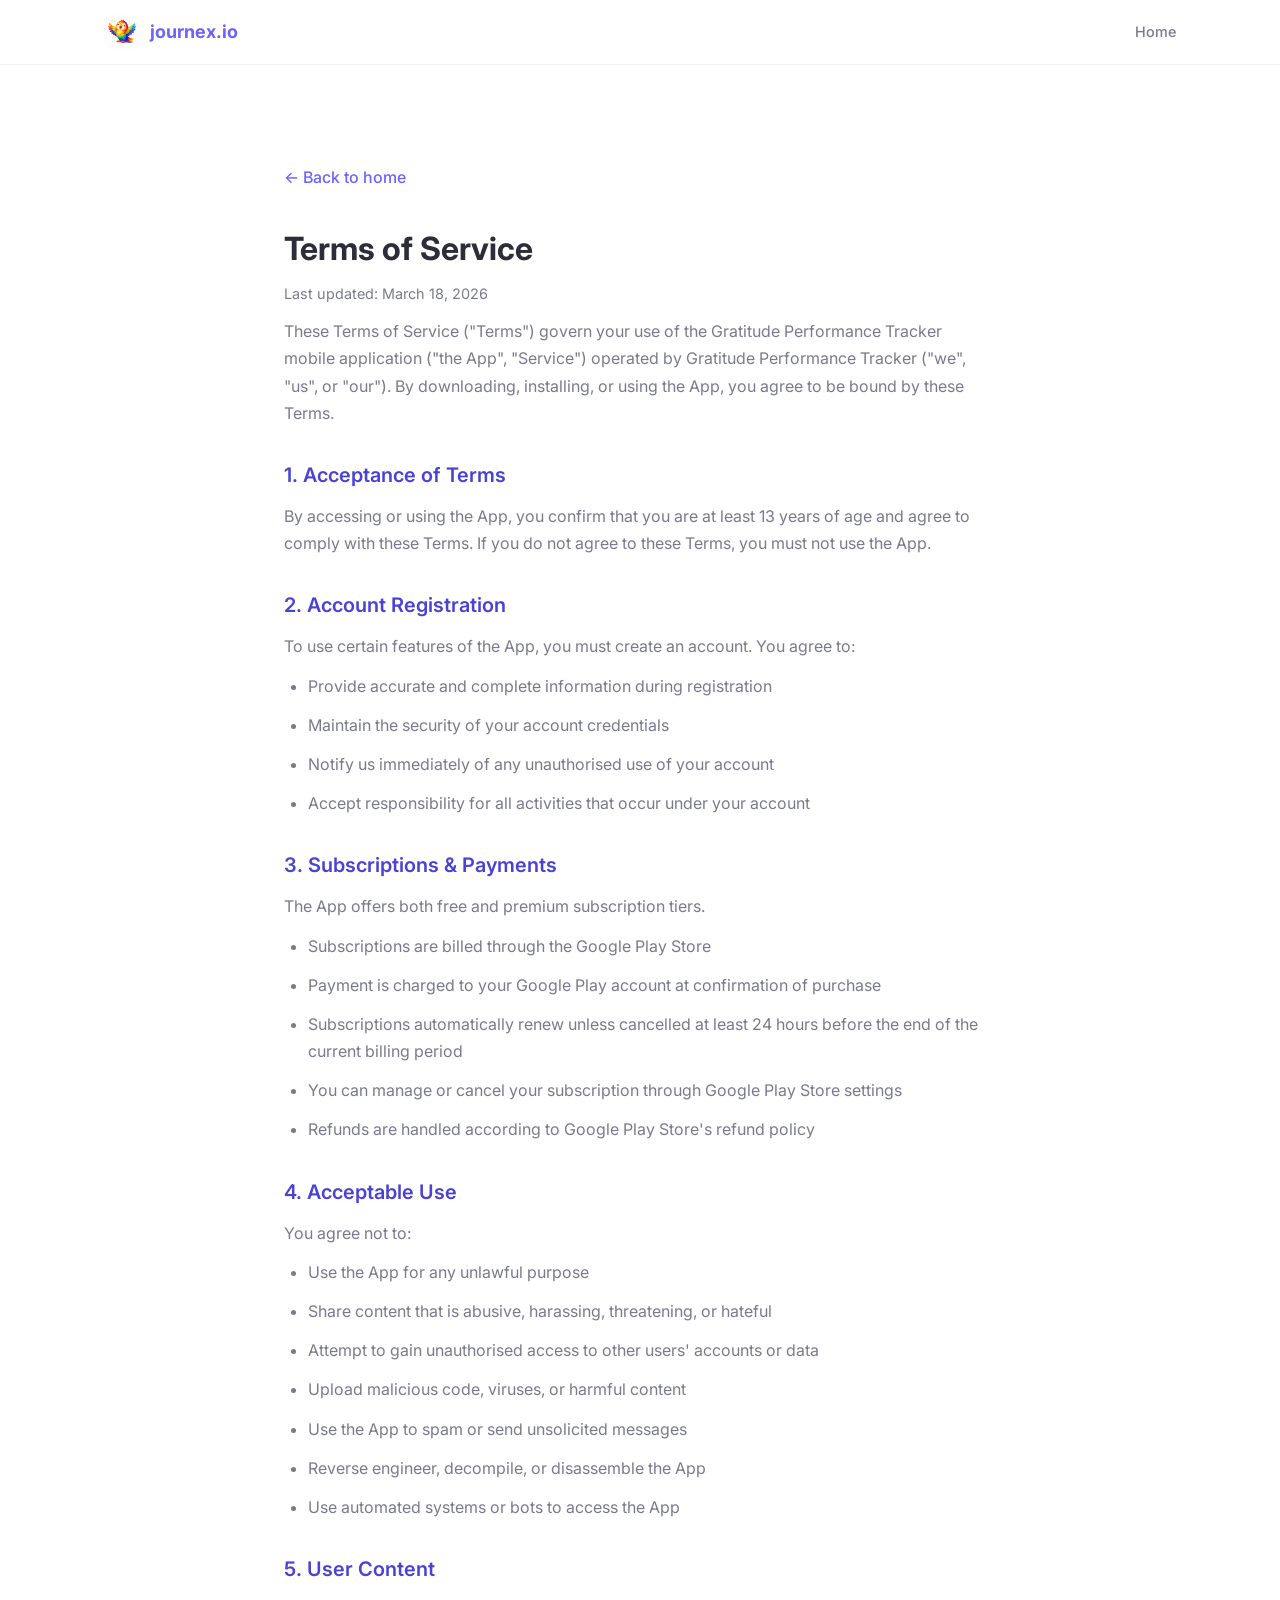
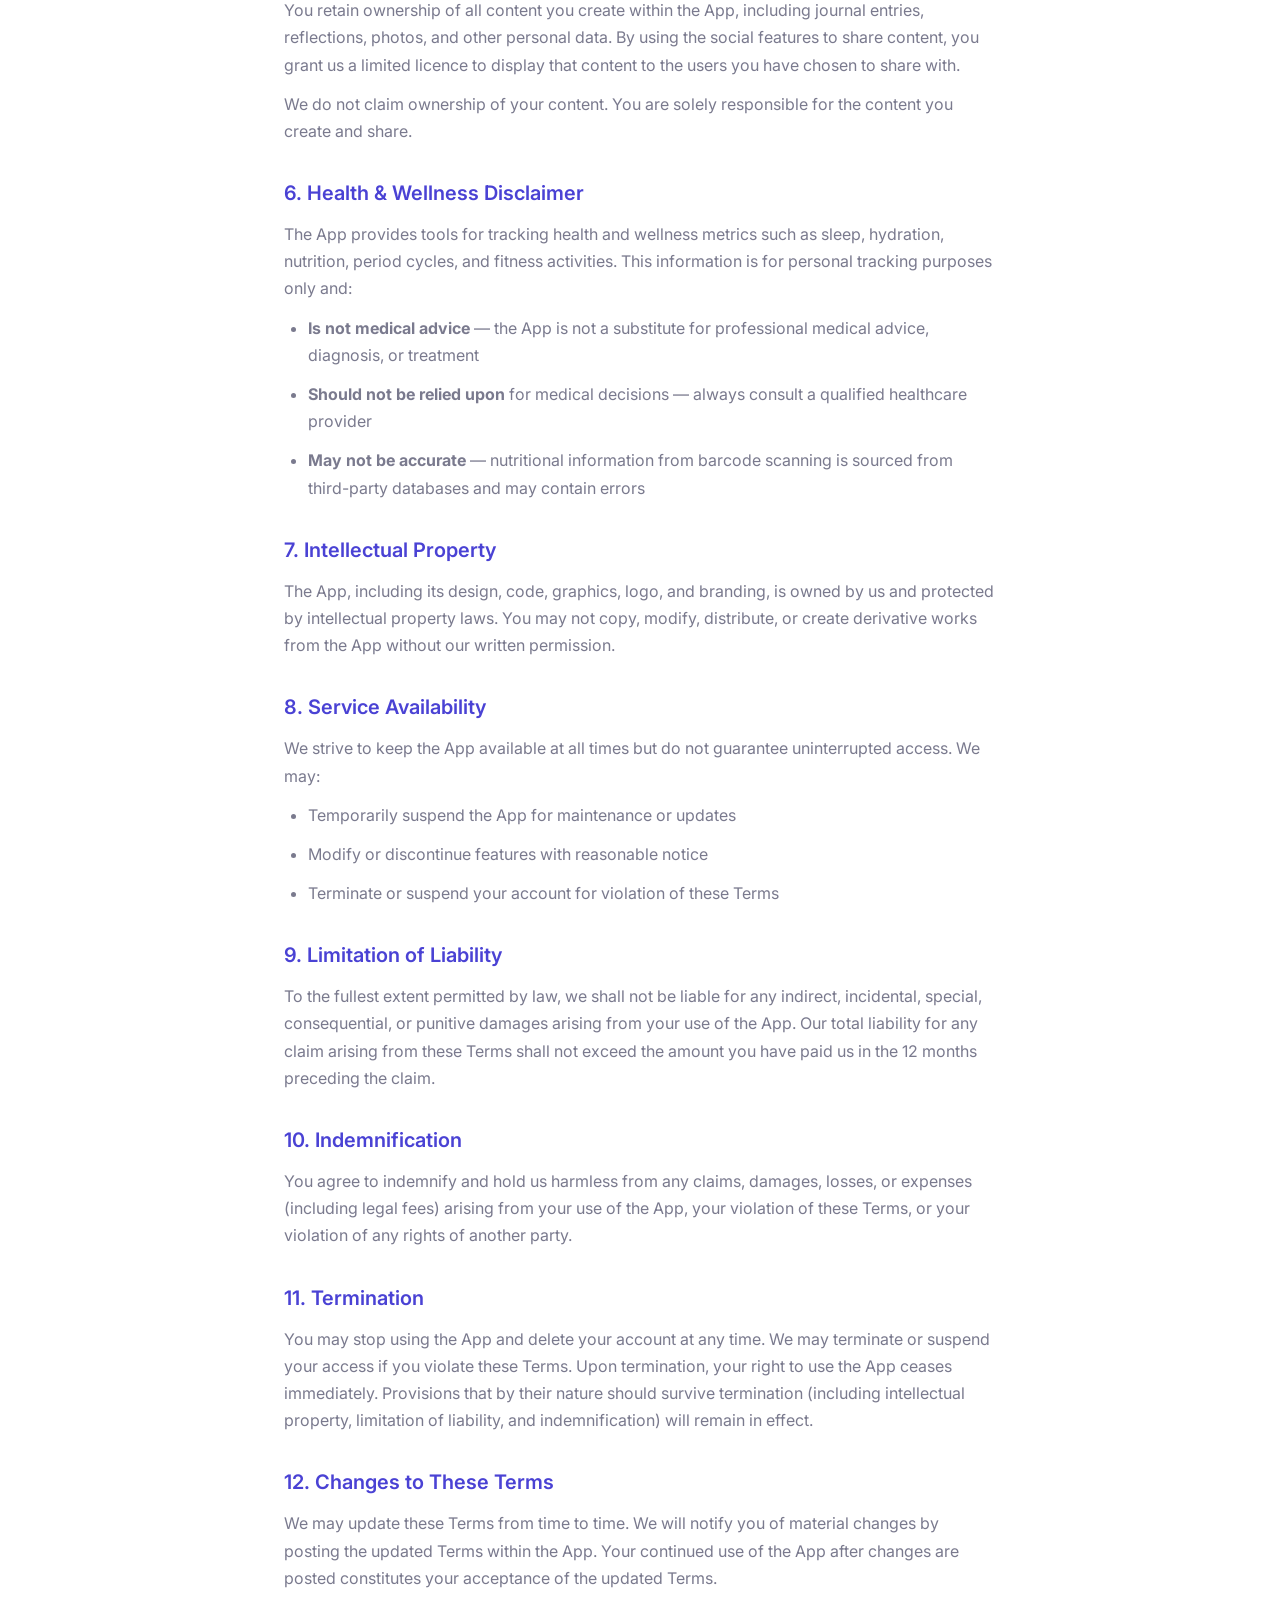
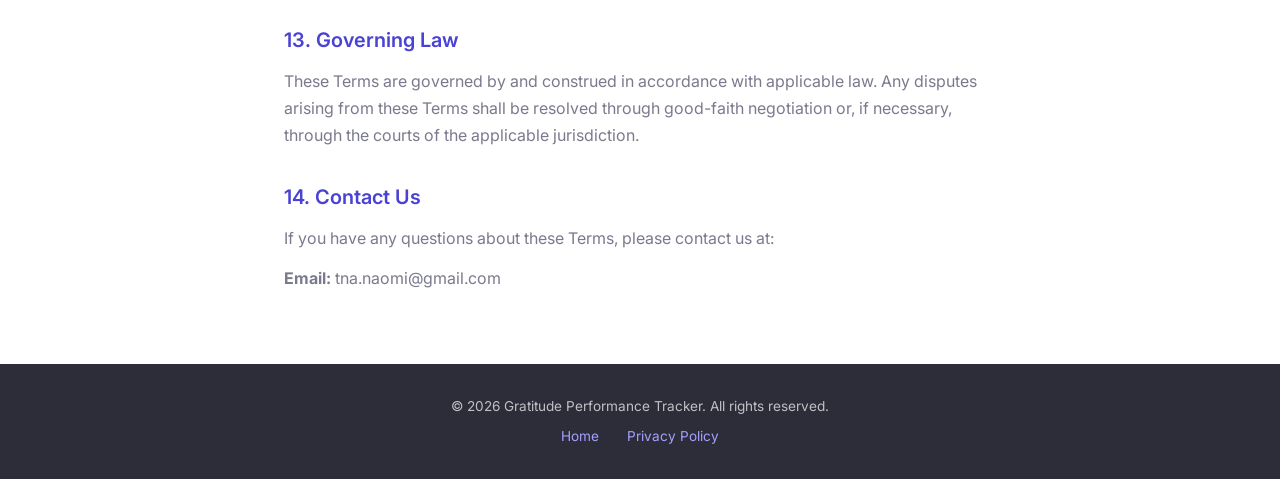
<file: terms-of-service.html>
<!DOCTYPE html>
<html lang="en">
<head>
  <meta charset="UTF-8">
  <meta name="viewport" content="width=device-width, initial-scale=1.0">
  <title>Terms of Service — Gratitude Performance Tracker</title>
  <meta name="description" content="Terms of Service for Gratitude Performance Tracker mobile application.">
  <link rel="preconnect" href="https://fonts.googleapis.com">
  <link rel="preconnect" href="https://fonts.gstatic.com" crossorigin>
  <link href="https://fonts.googleapis.com/css2?family=Inter:wght@400;500;600;700;800&display=swap" rel="stylesheet">
  <link rel="stylesheet" href="style.css">
</head>
<body>

<!-- ===== Nav ===== -->
<nav class="nav">
  <div class="container">
    <a href="index.html" class="nav-brand"><img src="logo.png" alt="Gratitude Performance Tracker logo" class="nav-logo">journex.io</a>
    <ul class="nav-links">
      <li><a href="index.html">Home</a></li>
    </ul>
  </div>
</nav>

<!-- ===== Terms of Service ===== -->
<main class="policy-page">
  <div class="container" style="max-width:760px;">
    <a href="index.html" class="policy-back">&larr; Back to home</a>
    <h1>Terms of Service</h1>
    <p class="policy-date">Last updated: March 18, 2026</p>

    <p>These Terms of Service ("Terms") govern your use of the Gratitude Performance Tracker mobile application ("the App", "Service") operated by Gratitude Performance Tracker ("we", "us", or "our"). By downloading, installing, or using the App, you agree to be bound by these Terms.</p>

    <h2>1. Acceptance of Terms</h2>
    <p>By accessing or using the App, you confirm that you are at least 13 years of age and agree to comply with these Terms. If you do not agree to these Terms, you must not use the App.</p>

    <h2>2. Account Registration</h2>
    <p>To use certain features of the App, you must create an account. You agree to:</p>
    <ul>
      <li>Provide accurate and complete information during registration</li>
      <li>Maintain the security of your account credentials</li>
      <li>Notify us immediately of any unauthorised use of your account</li>
      <li>Accept responsibility for all activities that occur under your account</li>
    </ul>

    <h2>3. Subscriptions &amp; Payments</h2>
    <p>The App offers both free and premium subscription tiers.</p>
    <ul>
      <li>Subscriptions are billed through the Google Play Store</li>
      <li>Payment is charged to your Google Play account at confirmation of purchase</li>
      <li>Subscriptions automatically renew unless cancelled at least 24 hours before the end of the current billing period</li>
      <li>You can manage or cancel your subscription through Google Play Store settings</li>
      <li>Refunds are handled according to Google Play Store's refund policy</li>
    </ul>

    <h2>4. Acceptable Use</h2>
    <p>You agree not to:</p>
    <ul>
      <li>Use the App for any unlawful purpose</li>
      <li>Share content that is abusive, harassing, threatening, or hateful</li>
      <li>Attempt to gain unauthorised access to other users' accounts or data</li>
      <li>Upload malicious code, viruses, or harmful content</li>
      <li>Use the App to spam or send unsolicited messages</li>
      <li>Reverse engineer, decompile, or disassemble the App</li>
      <li>Use automated systems or bots to access the App</li>
    </ul>

    <h2>5. User Content</h2>
    <p>You retain ownership of all content you create within the App, including journal entries, reflections, photos, and other personal data. By using the social features to share content, you grant us a limited licence to display that content to the users you have chosen to share with.</p>
    <p>We do not claim ownership of your content. You are solely responsible for the content you create and share.</p>

    <h2>6. Health &amp; Wellness Disclaimer</h2>
    <p>The App provides tools for tracking health and wellness metrics such as sleep, hydration, nutrition, period cycles, and fitness activities. This information is for personal tracking purposes only and:</p>
    <ul>
      <li><strong>Is not medical advice</strong> — the App is not a substitute for professional medical advice, diagnosis, or treatment</li>
      <li><strong>Should not be relied upon</strong> for medical decisions — always consult a qualified healthcare provider</li>
      <li><strong>May not be accurate</strong> — nutritional information from barcode scanning is sourced from third-party databases and may contain errors</li>
    </ul>

    <h2>7. Intellectual Property</h2>
    <p>The App, including its design, code, graphics, logo, and branding, is owned by us and protected by intellectual property laws. You may not copy, modify, distribute, or create derivative works from the App without our written permission.</p>

    <h2>8. Service Availability</h2>
    <p>We strive to keep the App available at all times but do not guarantee uninterrupted access. We may:</p>
    <ul>
      <li>Temporarily suspend the App for maintenance or updates</li>
      <li>Modify or discontinue features with reasonable notice</li>
      <li>Terminate or suspend your account for violation of these Terms</li>
    </ul>

    <h2>9. Limitation of Liability</h2>
    <p>To the fullest extent permitted by law, we shall not be liable for any indirect, incidental, special, consequential, or punitive damages arising from your use of the App. Our total liability for any claim arising from these Terms shall not exceed the amount you have paid us in the 12 months preceding the claim.</p>

    <h2>10. Indemnification</h2>
    <p>You agree to indemnify and hold us harmless from any claims, damages, losses, or expenses (including legal fees) arising from your use of the App, your violation of these Terms, or your violation of any rights of another party.</p>

    <h2>11. Termination</h2>
    <p>You may stop using the App and delete your account at any time. We may terminate or suspend your access if you violate these Terms. Upon termination, your right to use the App ceases immediately. Provisions that by their nature should survive termination (including intellectual property, limitation of liability, and indemnification) will remain in effect.</p>

    <h2>12. Changes to These Terms</h2>
    <p>We may update these Terms from time to time. We will notify you of material changes by posting the updated Terms within the App. Your continued use of the App after changes are posted constitutes your acceptance of the updated Terms.</p>

    <h2>13. Governing Law</h2>
    <p>These Terms are governed by and construed in accordance with applicable law. Any disputes arising from these Terms shall be resolved through good-faith negotiation or, if necessary, through the courts of the applicable jurisdiction.</p>

    <h2>14. Contact Us</h2>
    <p>If you have any questions about these Terms, please contact us at:</p>
    <p><strong>Email:</strong> tna.naomi@gmail.com</p>

  </div>
</main>

<!-- ===== Footer ===== -->
<footer class="footer">
  <div class="container">
    <p>&copy; 2026 Gratitude Performance Tracker. All rights reserved.</p>
    <div class="footer-links">
      <a href="index.html">Home</a>
      <a href="privacy-policy.html">Privacy Policy</a>
    </div>
  </div>
</footer>

</body>
</html>
</file>
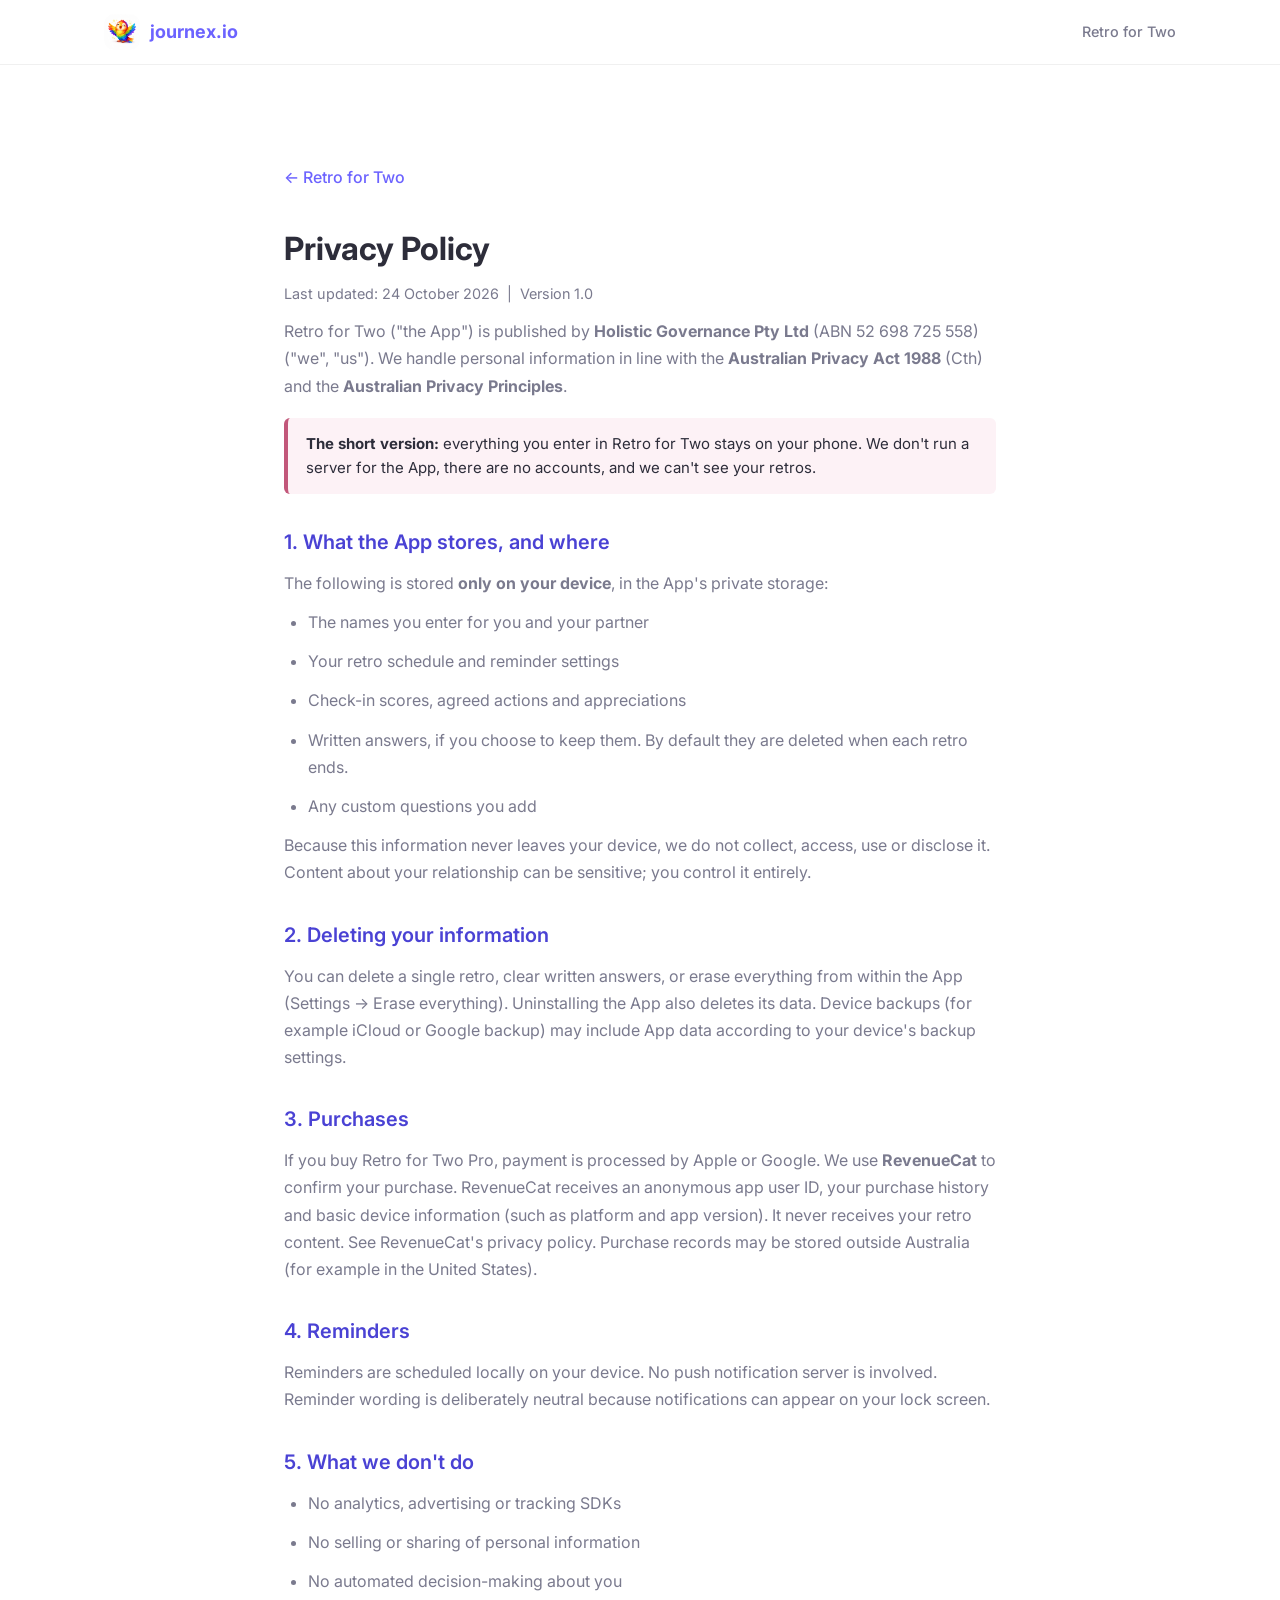
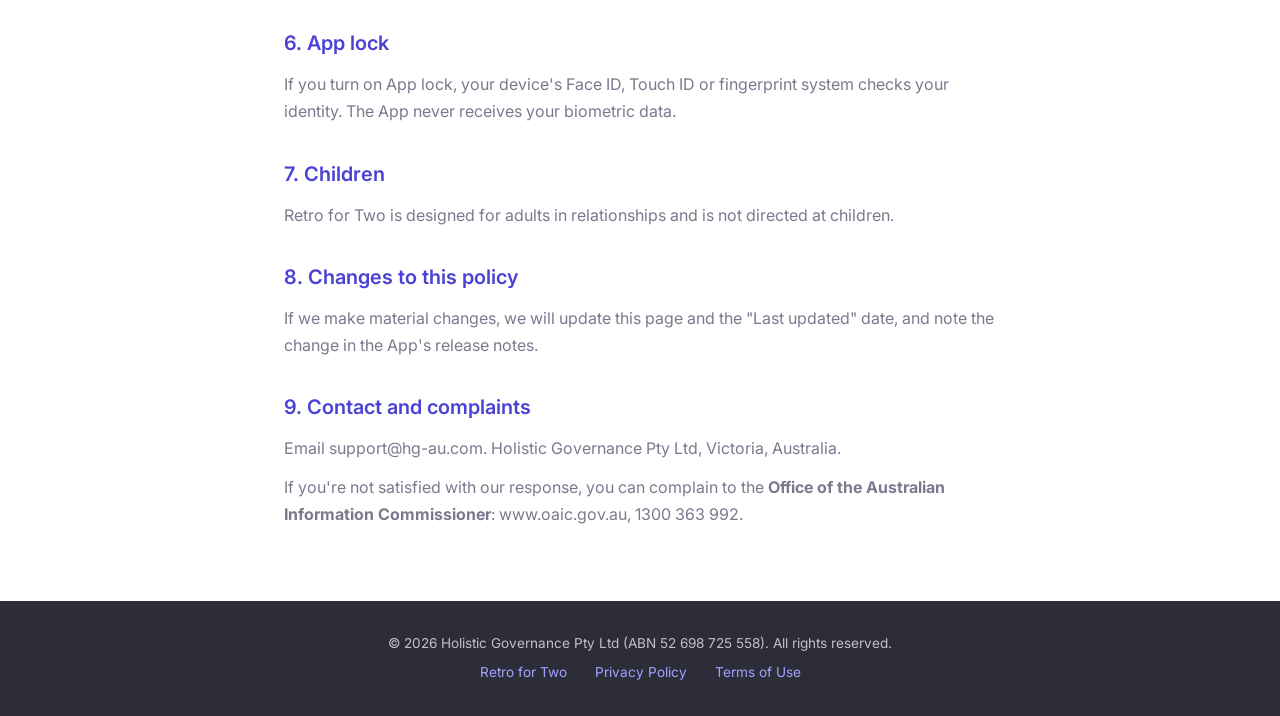
<file: retro-for-two/privacy.html>
<!DOCTYPE html>
<html lang="en">
<head>
  <meta charset="UTF-8">
  <meta name="viewport" content="width=device-width, initial-scale=1.0">
  <title>Privacy Policy: Retro for Two</title>
  <meta name="description" content="Privacy Policy for the Retro for Two app. Your retros stay on your phone.">
  <link rel="preconnect" href="https://fonts.googleapis.com">
  <link rel="preconnect" href="https://fonts.gstatic.com" crossorigin>
  <link href="https://fonts.googleapis.com/css2?family=Inter:wght@400;500;600;700;800&display=swap" rel="stylesheet">
  <link rel="stylesheet" href="../style.css">
  <style>
    .policy-callout { background: #fdf2f6; border-left: 4px solid #C2577A; padding: 14px 18px; margin: 18px 0; border-radius: 6px; font-size: 15px; }
    .app-head { display: flex; align-items: center; gap: 16px; margin-bottom: 8px; }
    .app-head img { width: 64px; height: 64px; border-radius: 14px; }
  </style>
</head>
<body>

<nav class="nav">
  <div class="container">
    <a href="../index.html" class="nav-brand"><img src="../logo.png" alt="Journex logo" class="nav-logo">journex.io</a>
    <ul class="nav-links">
      <li><a href="index.html">Retro for Two</a></li>
    </ul>
  </div>
</nav>

<main class="policy-page">
  <div class="container" style="max-width:760px;">
    <a href="index.html" class="policy-back">&larr; Retro for Two</a>
    <h1>Privacy Policy</h1>
    <p class="policy-date">Last updated: 24 October 2026 &nbsp;|&nbsp; Version 1.0</p>

    <p>Retro for Two ("the App") is published by <strong>Holistic Governance Pty Ltd</strong> (ABN 52 698 725 558) ("we", "us"). We handle personal information in line with the <strong>Australian Privacy Act 1988</strong> (Cth) and the <strong>Australian Privacy Principles</strong>.</p>

    <div class="policy-callout"><strong>The short version:</strong> everything you enter in Retro for Two stays on your phone. We don't run a server for the App, there are no accounts, and we can't see your retros.</div>

    <h2>1. What the App stores, and where</h2>
    <p>The following is stored <strong>only on your device</strong>, in the App's private storage:</p>
    <ul>
      <li>The names you enter for you and your partner</li>
      <li>Your retro schedule and reminder settings</li>
      <li>Check-in scores, agreed actions and appreciations</li>
      <li>Written answers, if you choose to keep them. By default they are deleted when each retro ends.</li>
      <li>Any custom questions you add</li>
    </ul>
    <p>Because this information never leaves your device, we do not collect, access, use or disclose it. Content about your relationship can be sensitive; you control it entirely.</p>

    <h2>2. Deleting your information</h2>
    <p>You can delete a single retro, clear written answers, or erase everything from within the App (Settings &rarr; Erase everything). Uninstalling the App also deletes its data. Device backups (for example iCloud or Google backup) may include App data according to your device's backup settings.</p>

    <h2>3. Purchases</h2>
    <p>If you buy Retro for Two Pro, payment is processed by Apple or Google. We use <strong>RevenueCat</strong> to confirm your purchase. RevenueCat receives an anonymous app user ID, your purchase history and basic device information (such as platform and app version). It never receives your retro content. See <a href="https://www.revenuecat.com/privacy" target="_blank" rel="noopener">RevenueCat's privacy policy</a>. Purchase records may be stored outside Australia (for example in the United States).</p>

    <h2>4. Reminders</h2>
    <p>Reminders are scheduled locally on your device. No push notification server is involved. Reminder wording is deliberately neutral because notifications can appear on your lock screen.</p>

    <h2>5. What we don't do</h2>
    <ul>
      <li>No analytics, advertising or tracking SDKs</li>
      <li>No selling or sharing of personal information</li>
      <li>No automated decision-making about you</li>
    </ul>

    <h2>6. App lock</h2>
    <p>If you turn on App lock, your device's Face ID, Touch ID or fingerprint system checks your identity. The App never receives your biometric data.</p>

    <h2>7. Children</h2>
    <p>Retro for Two is designed for adults in relationships and is not directed at children.</p>

    <h2>8. Changes to this policy</h2>
    <p>If we make material changes, we will update this page and the "Last updated" date, and note the change in the App's release notes.</p>

    <h2>9. Contact and complaints</h2>
    <p>Email <a href="mailto:support@hg-au.com">support@hg-au.com</a>. Holistic Governance Pty Ltd, Victoria, Australia.</p>
    <p>If you're not satisfied with our response, you can complain to the <strong>Office of the Australian Information Commissioner</strong>: <a href="https://www.oaic.gov.au" target="_blank" rel="noopener">www.oaic.gov.au</a>, 1300 363 992.</p>

  </div>
</main>

<footer class="footer">
  <div class="container">
    <p>&copy; 2026 Holistic Governance Pty Ltd (ABN 52 698 725 558). All rights reserved.</p>
    <div class="footer-links">
      <a href="index.html">Retro for Two</a>
      <a href="privacy.html">Privacy Policy</a>
      <a href="terms.html">Terms of Use</a>
    </div>
  </div>
</footer>

</body>
</html>
</file>
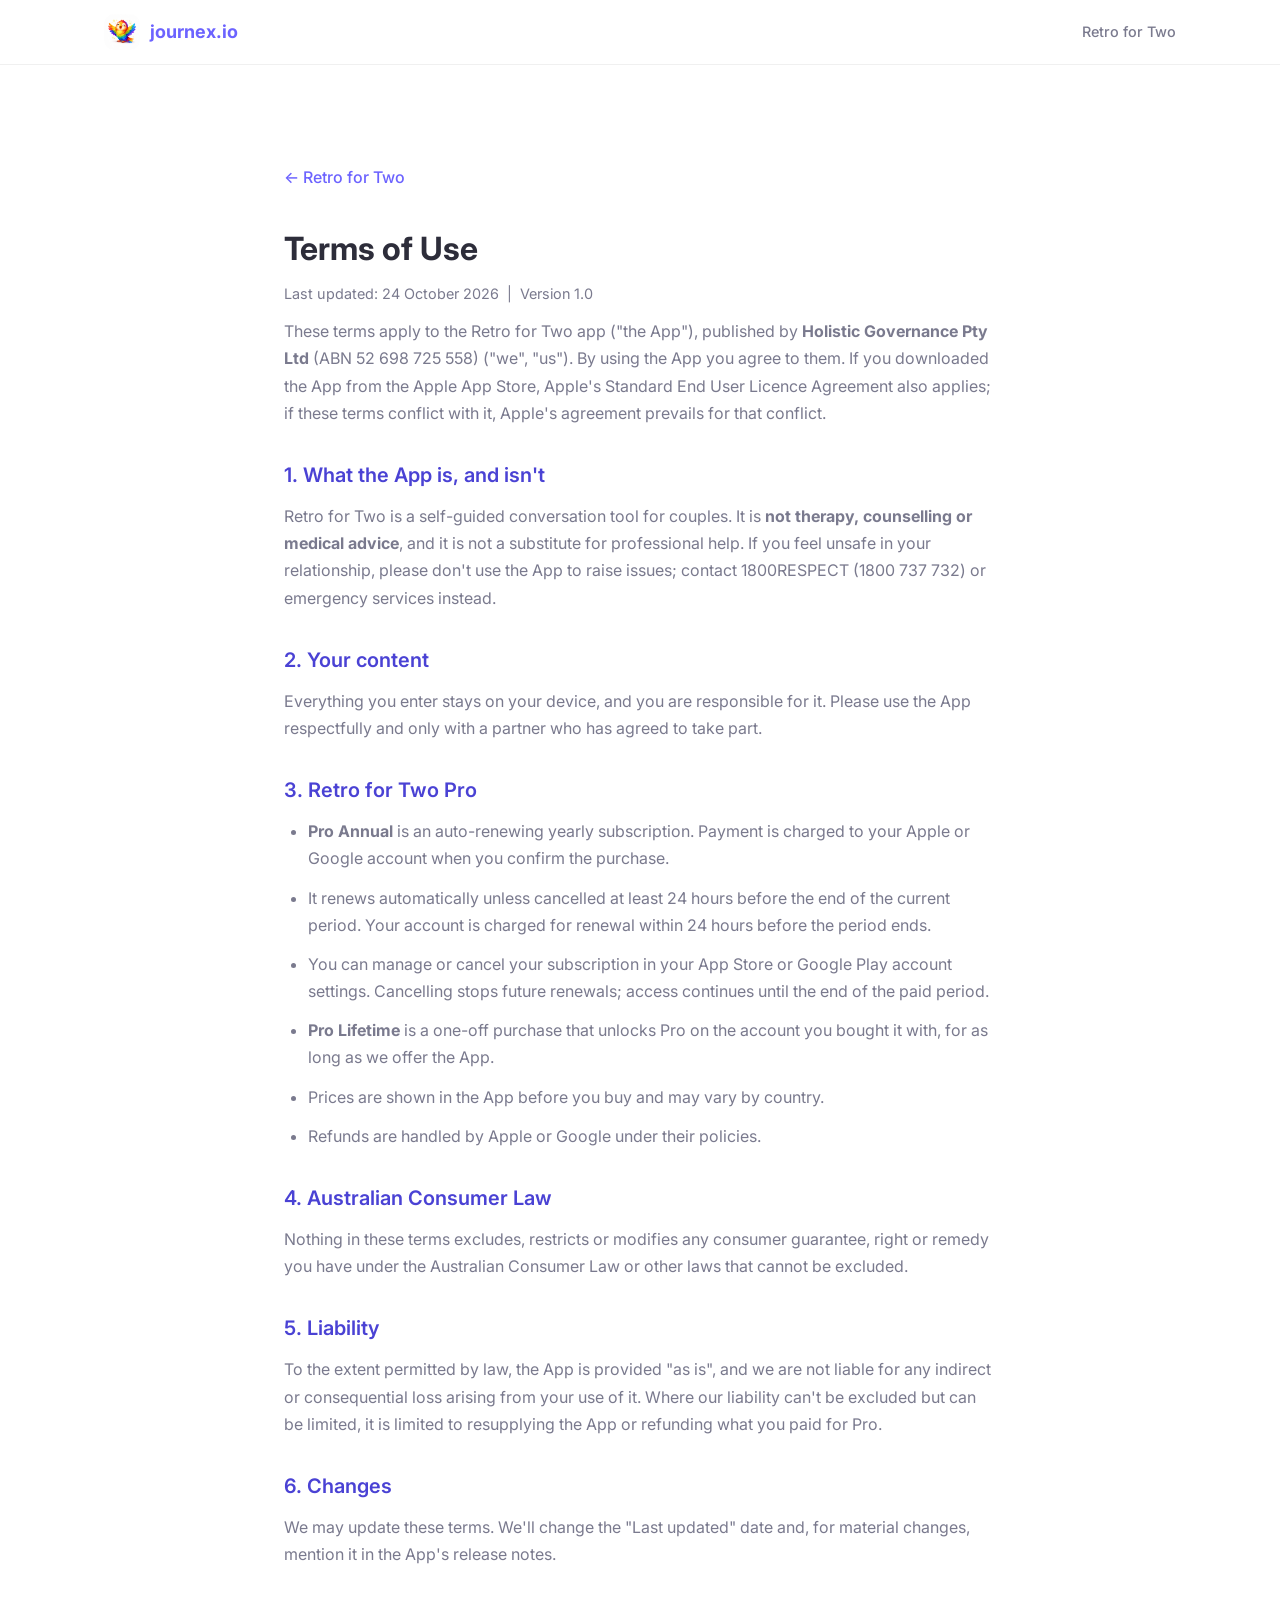
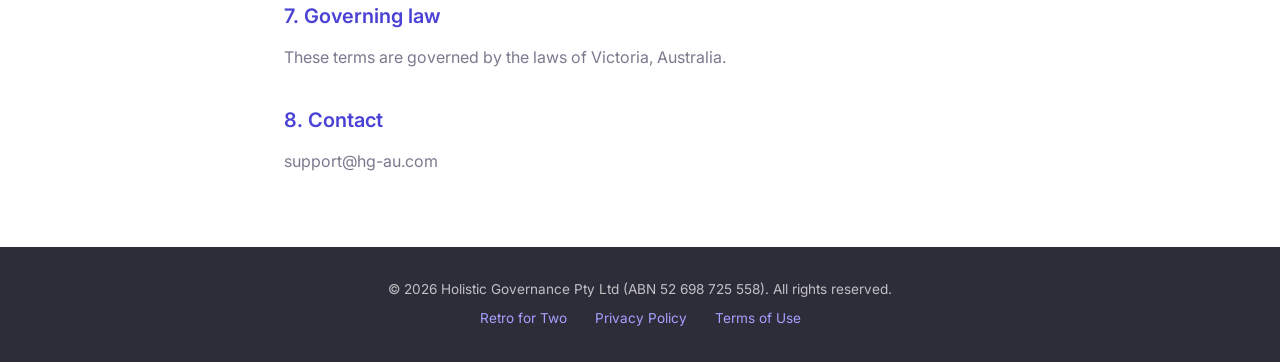
<file: retro-for-two/terms.html>
<!DOCTYPE html>
<html lang="en">
<head>
  <meta charset="UTF-8">
  <meta name="viewport" content="width=device-width, initial-scale=1.0">
  <title>Terms of Use: Retro for Two</title>
  <meta name="description" content="Terms of Use for the Retro for Two app, including subscription terms.">
  <link rel="preconnect" href="https://fonts.googleapis.com">
  <link rel="preconnect" href="https://fonts.gstatic.com" crossorigin>
  <link href="https://fonts.googleapis.com/css2?family=Inter:wght@400;500;600;700;800&display=swap" rel="stylesheet">
  <link rel="stylesheet" href="../style.css">
  <style>
    .policy-callout { background: #fdf2f6; border-left: 4px solid #C2577A; padding: 14px 18px; margin: 18px 0; border-radius: 6px; font-size: 15px; }
    .app-head { display: flex; align-items: center; gap: 16px; margin-bottom: 8px; }
    .app-head img { width: 64px; height: 64px; border-radius: 14px; }
  </style>
</head>
<body>

<nav class="nav">
  <div class="container">
    <a href="../index.html" class="nav-brand"><img src="../logo.png" alt="Journex logo" class="nav-logo">journex.io</a>
    <ul class="nav-links">
      <li><a href="index.html">Retro for Two</a></li>
    </ul>
  </div>
</nav>

<main class="policy-page">
  <div class="container" style="max-width:760px;">
    <a href="index.html" class="policy-back">&larr; Retro for Two</a>
    <h1>Terms of Use</h1>
    <p class="policy-date">Last updated: 24 October 2026 &nbsp;|&nbsp; Version 1.0</p>

    <p>These terms apply to the Retro for Two app ("the App"), published by <strong>Holistic Governance Pty Ltd</strong> (ABN 52 698 725 558) ("we", "us"). By using the App you agree to them. If you downloaded the App from the Apple App Store, Apple's <a href="https://www.apple.com/legal/internet-services/itunes/dev/stdeula/" target="_blank" rel="noopener">Standard End User Licence Agreement</a> also applies; if these terms conflict with it, Apple's agreement prevails for that conflict.</p>

    <h2>1. What the App is, and isn't</h2>
    <p>Retro for Two is a self-guided conversation tool for couples. It is <strong>not therapy, counselling or medical advice</strong>, and it is not a substitute for professional help. If you feel unsafe in your relationship, please don't use the App to raise issues; contact 1800RESPECT (1800 737 732) or emergency services instead.</p>

    <h2>2. Your content</h2>
    <p>Everything you enter stays on your device, and you are responsible for it. Please use the App respectfully and only with a partner who has agreed to take part.</p>

    <h2>3. Retro for Two Pro</h2>
    <ul>
      <li><strong>Pro Annual</strong> is an auto-renewing yearly subscription. Payment is charged to your Apple or Google account when you confirm the purchase.</li>
      <li>It renews automatically unless cancelled at least 24 hours before the end of the current period. Your account is charged for renewal within 24 hours before the period ends.</li>
      <li>You can manage or cancel your subscription in your App Store or Google Play account settings. Cancelling stops future renewals; access continues until the end of the paid period.</li>
      <li><strong>Pro Lifetime</strong> is a one-off purchase that unlocks Pro on the account you bought it with, for as long as we offer the App.</li>
      <li>Prices are shown in the App before you buy and may vary by country.</li>
      <li>Refunds are handled by Apple or Google under their policies.</li>
    </ul>

    <h2>4. Australian Consumer Law</h2>
    <p>Nothing in these terms excludes, restricts or modifies any consumer guarantee, right or remedy you have under the Australian Consumer Law or other laws that cannot be excluded.</p>

    <h2>5. Liability</h2>
    <p>To the extent permitted by law, the App is provided "as is", and we are not liable for any indirect or consequential loss arising from your use of it. Where our liability can't be excluded but can be limited, it is limited to resupplying the App or refunding what you paid for Pro.</p>

    <h2>6. Changes</h2>
    <p>We may update these terms. We'll change the "Last updated" date and, for material changes, mention it in the App's release notes.</p>

    <h2>7. Governing law</h2>
    <p>These terms are governed by the laws of Victoria, Australia.</p>

    <h2>8. Contact</h2>
    <p><a href="mailto:support@hg-au.com">support@hg-au.com</a></p>

  </div>
</main>

<footer class="footer">
  <div class="container">
    <p>&copy; 2026 Holistic Governance Pty Ltd (ABN 52 698 725 558). All rights reserved.</p>
    <div class="footer-links">
      <a href="index.html">Retro for Two</a>
      <a href="privacy.html">Privacy Policy</a>
      <a href="terms.html">Terms of Use</a>
    </div>
  </div>
</footer>

</body>
</html>
</file>
<file: style.css>
/* ===== Design Tokens ===== */
:root {
  --primary: #6C63FF;
  --primary-light: #A5A0FF;
  --primary-dark: #4A42D4;
  --bg: #FFFFFF;
  --surface: #FFFFFF;
  --text: #2D2D3A;
  --text-secondary: #7A7A8E;
  --success: #6BCB77;
  --streak: #FF8C42;
  --radius-card: 16px;
  --radius-pill: 9999px;
  --font: 'Inter', -apple-system, BlinkMacSystemFont, 'Segoe UI', Roboto, Oxygen, Ubuntu, sans-serif;
}

/* ===== Reset & Base ===== */
*, *::before, *::after { box-sizing: border-box; margin: 0; padding: 0; }

html { scroll-behavior: smooth; }

body {
  font-family: var(--font);
  color: var(--text);
  background: var(--bg);
  line-height: 1.6;
  -webkit-font-smoothing: antialiased;
}

a { color: inherit; text-decoration: none; }
img { max-width: 100%; display: block; }

.container {
  max-width: 1120px;
  margin: 0 auto;
  padding: 0 24px;
}

/* ===== Nav ===== */
.nav {
  position: sticky;
  top: 0;
  z-index: 100;
  background: rgba(255, 255, 255, 0.92);
  backdrop-filter: blur(12px);
  border-bottom: 1px solid rgba(0, 0, 0, 0.06);
}

.nav .container {
  display: flex;
  align-items: center;
  justify-content: space-between;
  height: 64px;
}

.nav-brand {
  display: flex;
  align-items: center;
  gap: 10px;
  font-weight: 700;
  font-size: 1.125rem;
  color: var(--primary);
}

.nav-logo {
  width: 36px;
  height: 36px;
  border-radius: 10px;
}

.nav-links {
  display: flex;
  align-items: center;
  gap: 32px;
  list-style: none;
}

.nav-links a {
  font-size: 0.9rem;
  font-weight: 500;
  color: var(--text-secondary);
  transition: color 0.2s;
}

.nav-links a:hover { color: var(--primary); }

.nav-cta {
  background: var(--primary);
  color: #fff !important;
  padding: 8px 20px;
  border-radius: var(--radius-pill);
  font-weight: 600;
  font-size: 0.9rem;
  transition: background 0.2s;
}

.nav-cta:hover { background: var(--primary-dark); }

.nav-toggle {
  display: none;
  background: none;
  border: none;
  cursor: pointer;
  padding: 4px;
}

.nav-toggle span {
  display: block;
  width: 24px;
  height: 2px;
  background: var(--text);
  margin: 6px 0;
  border-radius: 2px;
  transition: transform 0.3s, opacity 0.3s;
}

/* ===== Hero ===== */
.hero {
  position: relative;
  overflow: hidden;
  padding: 100px 0 80px;
  text-align: center;
  background: linear-gradient(160deg, #f3f1ff 0%, var(--bg) 50%, #fff5ee 100%);
}

.hero::before {
  content: '';
  position: absolute;
  top: -120px;
  right: -120px;
  width: 400px;
  height: 400px;
  border-radius: 50%;
  background: radial-gradient(circle, rgba(108, 99, 255, 0.12) 0%, transparent 70%);
  pointer-events: none;
}

.hero-logo {
  width: 120px;
  height: 120px;
  border-radius: 28px;
  margin: 0 auto 24px;
  box-shadow: 0 8px 32px rgba(108, 99, 255, 0.18);
}

.hero h1 {
  font-size: 3rem;
  font-weight: 800;
  line-height: 1.15;
  margin-bottom: 16px;
  color: var(--text);
}

.hero h1 span {
  background: linear-gradient(135deg, var(--primary), var(--primary-light));
  -webkit-background-clip: text;
  -webkit-text-fill-color: transparent;
  background-clip: text;
}

.hero-tagline {
  font-size: 1.25rem;
  color: var(--text-secondary);
  max-width: 560px;
  margin: 0 auto 32px;
}

.hero-actions {
  display: flex;
  justify-content: center;
  gap: 16px;
  flex-wrap: wrap;
}

.btn-primary {
  display: inline-flex;
  align-items: center;
  gap: 8px;
  background: var(--primary);
  color: #fff;
  padding: 14px 28px;
  border-radius: var(--radius-pill);
  font-weight: 600;
  font-size: 1rem;
  transition: background 0.2s, transform 0.15s;
  border: none;
  cursor: pointer;
}

.btn-primary:hover { background: var(--primary-dark); transform: translateY(-1px); }

.google-play-badge { height: 52px; }

/* ===== Section Shared ===== */
section { padding: 80px 0; }

.section-title {
  text-align: center;
  font-size: 2rem;
  font-weight: 700;
  margin-bottom: 12px;
}

.section-subtitle {
  text-align: center;
  color: var(--text-secondary);
  max-width: 520px;
  margin: 0 auto 48px;
}

/* ===== Features Grid ===== */
.features-grid {
  display: grid;
  grid-template-columns: repeat(3, 1fr);
  gap: 24px;
}

.feature-card {
  background: var(--surface);
  border-radius: var(--radius-card);
  padding: 28px 24px;
  border: 1px solid rgba(0, 0, 0, 0.08);
  transition: transform 0.2s, box-shadow 0.2s;
}

.feature-card:hover {
  transform: translateY(-4px);
  box-shadow: 0 12px 32px rgba(108, 99, 255, 0.1);
}

.feature-icon {
  width: 48px;
  height: 48px;
  border-radius: 12px;
  display: flex;
  align-items: center;
  justify-content: center;
  font-size: 1.5rem;
  margin-bottom: 16px;
}

.feature-card h3 {
  font-size: 1.05rem;
  font-weight: 600;
  margin-bottom: 8px;
}

.feature-card p {
  font-size: 0.9rem;
  color: var(--text-secondary);
  line-height: 1.5;
}

/* Feature card colours */
.feature-card:nth-child(1)  { background: #f9f5ff; border-color: rgba(167, 139, 250, 0.12); }
.feature-card:nth-child(2)  { background: #f0fdf4; border-color: rgba(134, 239, 172, 0.12); }
.feature-card:nth-child(3)  { background: #fffbeb; border-color: rgba(252, 211, 77, 0.12); }
.feature-card:nth-child(4)  { background: #eff6ff; border-color: rgba(147, 197, 253, 0.12); }
.feature-card:nth-child(5)  { background: #fff1f2; border-color: rgba(253, 164, 175, 0.12); }
.feature-card:nth-child(6)  { background: #f7fee7; border-color: rgba(190, 242, 100, 0.12); }
.feature-card:nth-child(7)  { background: #fdf4ff; border-color: rgba(232, 170, 253, 0.12); }
.feature-card:nth-child(8)  { background: #fff5f7; border-color: rgba(251, 182, 206, 0.12); }
.feature-card:nth-child(9)  { background: #fff7ed; border-color: rgba(253, 186, 116, 0.12); }
.feature-card:nth-child(10) { background: #f0fdf4; border-color: rgba(134, 239, 172, 0.12); }
.feature-card:nth-child(11) { background: #f0fdfa; border-color: rgba(94, 234, 212, 0.12); }

/* Feature icon colours */
.icon-gratitude  { background: #ede9ff; color: var(--primary); }
.icon-reflect    { background: #e0f7e4; color: var(--success); }
.icon-habit      { background: #fff2e5; color: var(--streak); }
.icon-goal       { background: #e0f0ff; color: #4a90d9; }
.icon-sport      { background: #ffe5e5; color: #e05555; }
.icon-nutrition  { background: #e9ffe5; color: #4caf50; }
.icon-recovery   { background: #f0e5ff; color: #9b59b6; }
.icon-social     { background: #e5f7ff; color: #00bcd4; }
.icon-stats      { background: #fff8e1; color: #ff9800; }

/* ===== How It Works ===== */
.steps {
  display: grid;
  grid-template-columns: repeat(3, 1fr);
  gap: 32px;
  text-align: center;
}

.step-number {
  width: 56px;
  height: 56px;
  border-radius: 50%;
  background: linear-gradient(135deg, var(--primary), var(--primary-light));
  color: #fff;
  font-size: 1.5rem;
  font-weight: 700;
  display: flex;
  align-items: center;
  justify-content: center;
  margin: 0 auto 16px;
}

.step h3 {
  font-size: 1.1rem;
  font-weight: 600;
  margin-bottom: 8px;
}

.step p {
  font-size: 0.9rem;
  color: var(--text-secondary);
}

/* ===== Screenshots ===== */
@keyframes scroll-left {
  0% { transform: translateX(0); }
  100% { transform: translateX(-50%); }
}

.screenshots-row {
  display: flex;
  gap: 24px;
  overflow: hidden;
  padding: 8px 0 24px;
}

.screenshots-track {
  display: flex;
  gap: 24px;
  animation: scroll-left 30s linear infinite;
}

.screenshots-track:hover {
  animation-play-state: paused;
}

.screenshot-item {
  flex: 0 0 240px;
  text-align: center;
}

.screenshot-item img {
  width: 240px;
  border-radius: 20px;
  box-shadow: 0 8px 32px rgba(0, 0, 0, 0.12);
  transition: transform 0.3s, box-shadow 0.3s;
  border: 2px solid rgba(108, 99, 255, 0.1);
  cursor: pointer;
}

.screenshot-item img:hover {
  transform: translateY(-6px) scale(1.03);
  box-shadow: 0 16px 48px rgba(108, 99, 255, 0.22);
  border-color: var(--primary-light);
}

.screenshot-label {
  display: block;
  margin-top: 12px;
  font-size: 0.9rem;
  font-weight: 600;
  color: var(--text);
}

/* ===== Our Apps ===== */
.apps-grid { display: grid; grid-template-columns: repeat(2, 1fr); gap: 20px; max-width: 820px; margin: 0 auto; }
.app-card { display: flex; gap: 16px; align-items: center; background: #fff; border: 1px solid rgba(108, 99, 255, 0.12); border-radius: var(--radius-card); padding: 20px; transition: transform 0.2s, box-shadow 0.2s; }
.app-card:hover { transform: translateY(-3px); box-shadow: 0 12px 32px rgba(0, 0, 0, 0.08); }
.app-card img { width: 64px; height: 64px; border-radius: 16px; flex: 0 0 64px; }
.app-card h3 { font-size: 1.05rem; margin-bottom: 4px; }
.app-card p { font-size: 0.9rem; color: var(--text-secondary); }
.app-badge { display: inline-block; margin-left: 6px; padding: 2px 8px; border-radius: var(--radius-pill); background: #fdf0f4; color: #A9446A; font-size: 0.72rem; font-weight: 600; vertical-align: middle; }
@media (max-width: 680px) { .apps-grid { grid-template-columns: 1fr; } }

/* ===== Screenshot Lightbox ===== */
.lightbox-overlay {
  display: none;
  position: fixed;
  inset: 0;
  z-index: 1000;
  background: rgba(0, 0, 0, 0.85);
  backdrop-filter: blur(8px);
  align-items: center;
  justify-content: center;
  cursor: pointer;
}

.lightbox-overlay.active {
  display: flex;
}

.lightbox-overlay img {
  max-height: 90vh;
  max-width: 90vw;
  border-radius: 16px;
  box-shadow: 0 24px 64px rgba(0, 0, 0, 0.4);
  animation: lightbox-in 0.3s ease;
}

@keyframes lightbox-in {
  from { opacity: 0; transform: scale(0.9); }
  to { opacity: 1; transform: scale(1); }
}

.lightbox-close {
  position: fixed;
  top: 24px;
  right: 32px;
  width: 40px;
  height: 40px;
  border-radius: 50%;
  border: none;
  background: rgba(255, 255, 255, 0.15);
  color: #fff;
  font-size: 1.5rem;
  cursor: pointer;
  display: flex;
  align-items: center;
  justify-content: center;
  transition: background 0.2s;
}

.lightbox-close:hover {
  background: rgba(255, 255, 255, 0.3);
}

/* ===== Privacy Summary ===== */
.privacy-summary {
  text-align: center;
  max-width: 640px;
  margin: 0 auto;
}

.privacy-summary p {
  color: var(--text-secondary);
  margin-bottom: 24px;
  line-height: 1.7;
}

.privacy-summary .btn-primary { font-size: 0.9rem; }

/* ===== Footer ===== */
.footer {
  background: var(--text);
  color: rgba(255, 255, 255, 0.7);
  padding: 32px 0;
  text-align: center;
  font-size: 0.85rem;
}

.footer a { color: var(--primary-light); }
.footer a:hover { text-decoration: underline; }
.footer-links { margin-top: 8px; }
.footer-links a { margin: 0 12px; }

/* ===== Privacy Policy Page ===== */
.policy-page { padding: 100px 0 60px; }

.policy-page h1 {
  font-size: 2rem;
  font-weight: 700;
  margin-bottom: 8px;
}

.policy-date {
  color: var(--text-secondary);
  font-size: 0.9rem;
  margin-bottom: 36px;
}

.policy-page h2 {
  font-size: 1.25rem;
  font-weight: 600;
  margin: 32px 0 12px;
  color: var(--primary-dark);
}

.policy-page p,
.policy-page li {
  color: var(--text-secondary);
  line-height: 1.7;
  margin-bottom: 12px;
}

.policy-page ul {
  padding-left: 24px;
  margin-bottom: 12px;
}

.policy-back {
  display: inline-flex;
  align-items: center;
  gap: 6px;
  color: var(--primary);
  font-weight: 500;
  margin-bottom: 32px;
}

.policy-back:hover { text-decoration: underline; }

/* ===== Responsive ===== */
@media (max-width: 900px) {
  .features-grid { grid-template-columns: repeat(2, 1fr); }
}

@media (max-width: 680px) {
  .nav-links {
    display: none;
    flex-direction: column;
    position: absolute;
    top: 64px;
    left: 0;
    right: 0;
    background: var(--surface);
    padding: 24px;
    gap: 20px;
    border-bottom: 1px solid rgba(0,0,0,0.06);
    box-shadow: 0 8px 24px rgba(0,0,0,0.08);
  }

  .nav-links.open { display: flex; }

  .nav-toggle { display: block; }

  .hero h1 { font-size: 2rem; }
  .hero-tagline { font-size: 1.05rem; }

  .features-grid { grid-template-columns: 1fr; }
  .steps { grid-template-columns: 1fr; gap: 40px; }

  .screenshot-item { flex: 0 0 200px; }
  .screenshot-item img { width: 200px; }
}
</file>
